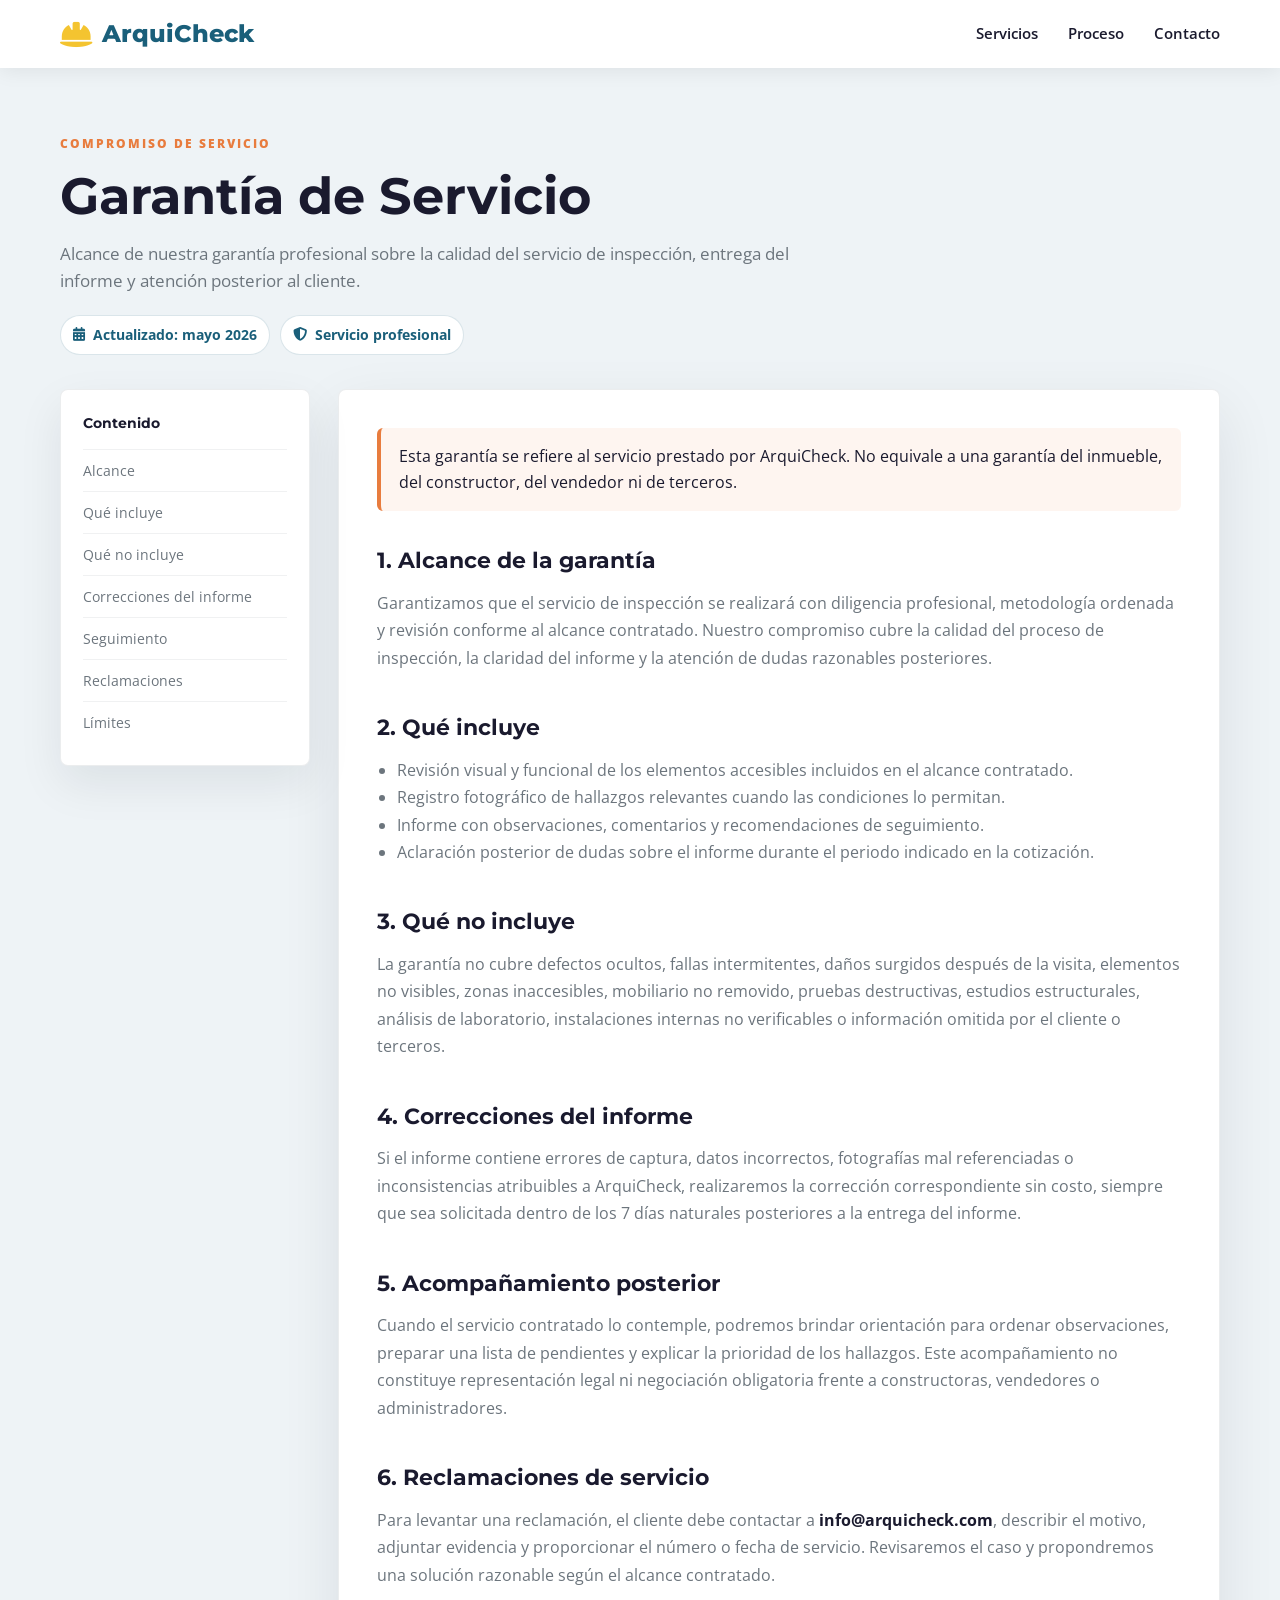
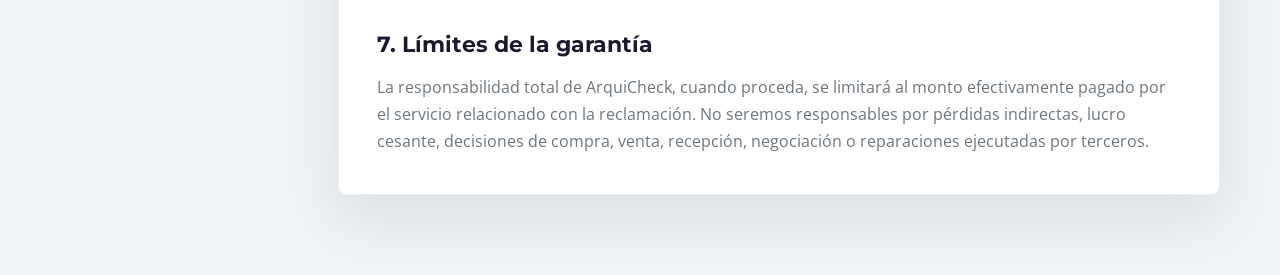
<file: garantia.html>
<!DOCTYPE html>
<html lang="es">
<head>
    <meta charset="UTF-8">
    <meta name="viewport" content="width=device-width, initial-scale=1.0">
    <title>Garantía de Servicio | ArquiCheck</title>
    <link rel="stylesheet" href="css/style.css">
    <link rel="preconnect" href="https://fonts.googleapis.com">
    <link rel="preconnect" href="https://fonts.gstatic.com" crossorigin>
    <link href="https://fonts.googleapis.com/css2?family=Montserrat:wght@300;400;600;700;800&family=Open+Sans:wght@400;600&display=swap" rel="stylesheet">
    <link rel="stylesheet" href="https://cdnjs.cloudflare.com/ajax/libs/font-awesome/6.4.0/css/all.min.css">
</head>
<body class="legal-body">
    <nav class="navbar legal-nav">
        <div class="container nav-container">
            <a class="logo" href="index.html#inicio">
                <i class="fas fa-hard-hat"></i>
                <span>ArquiCheck</span>
            </a>
            <ul class="nav-links">
                <li><a href="index.html#servicios">Servicios</a></li>
                <li><a href="index.html#proceso">Proceso</a></li>
                <li><a href="index.html#contacto">Contacto</a></li>
            </ul>
        </div>
    </nav>

    <main class="legal-page">
        <div class="container">
            <header class="legal-hero">
                <span class="legal-kicker">Compromiso de servicio</span>
                <h1>Garantía de Servicio</h1>
                <p>Alcance de nuestra garantía profesional sobre la calidad del servicio de inspección, entrega del informe y atención posterior al cliente.</p>
                <div class="legal-meta">
                    <span class="legal-pill"><i class="fas fa-calendar-alt"></i> Actualizado: mayo 2026</span>
                    <span class="legal-pill"><i class="fas fa-shield-alt"></i> Servicio profesional</span>
                </div>
            </header>

            <div class="legal-shell">
                <aside class="legal-toc">
                    <h2>Contenido</h2>
                    <a href="#alcance">Alcance</a>
                    <a href="#incluye">Qué incluye</a>
                    <a href="#no-incluye">Qué no incluye</a>
                    <a href="#reporte">Correcciones del informe</a>
                    <a href="#seguimiento">Seguimiento</a>
                    <a href="#reclamaciones">Reclamaciones</a>
                    <a href="#limites">Límites</a>
                </aside>

                <article class="legal-content">
                    <div class="legal-note">
                        Esta garantía se refiere al servicio prestado por ArquiCheck. No equivale a una garantía del inmueble, del constructor, del vendedor ni de terceros.
                    </div>

                    <section id="alcance">
                        <h2>1. Alcance de la garantía</h2>
                        <p>Garantizamos que el servicio de inspección se realizará con diligencia profesional, metodología ordenada y revisión conforme al alcance contratado. Nuestro compromiso cubre la calidad del proceso de inspección, la claridad del informe y la atención de dudas razonables posteriores.</p>
                    </section>

                    <section id="incluye">
                        <h2>2. Qué incluye</h2>
                        <ul>
                            <li>Revisión visual y funcional de los elementos accesibles incluidos en el alcance contratado.</li>
                            <li>Registro fotográfico de hallazgos relevantes cuando las condiciones lo permitan.</li>
                            <li>Informe con observaciones, comentarios y recomendaciones de seguimiento.</li>
                            <li>Aclaración posterior de dudas sobre el informe durante el periodo indicado en la cotización.</li>
                        </ul>
                    </section>

                    <section id="no-incluye">
                        <h2>3. Qué no incluye</h2>
                        <p>La garantía no cubre defectos ocultos, fallas intermitentes, daños surgidos después de la visita, elementos no visibles, zonas inaccesibles, mobiliario no removido, pruebas destructivas, estudios estructurales, análisis de laboratorio, instalaciones internas no verificables o información omitida por el cliente o terceros.</p>
                    </section>

                    <section id="reporte">
                        <h2>4. Correcciones del informe</h2>
                        <p>Si el informe contiene errores de captura, datos incorrectos, fotografías mal referenciadas o inconsistencias atribuibles a ArquiCheck, realizaremos la corrección correspondiente sin costo, siempre que sea solicitada dentro de los 7 días naturales posteriores a la entrega del informe.</p>
                    </section>

                    <section id="seguimiento">
                        <h2>5. Acompañamiento posterior</h2>
                        <p>Cuando el servicio contratado lo contemple, podremos brindar orientación para ordenar observaciones, preparar una lista de pendientes y explicar la prioridad de los hallazgos. Este acompañamiento no constituye representación legal ni negociación obligatoria frente a constructoras, vendedores o administradores.</p>
                    </section>

                    <section id="reclamaciones">
                        <h2>6. Reclamaciones de servicio</h2>
                        <p>Para levantar una reclamación, el cliente debe contactar a <strong>info@arquicheck.com</strong>, describir el motivo, adjuntar evidencia y proporcionar el número o fecha de servicio. Revisaremos el caso y propondremos una solución razonable según el alcance contratado.</p>
                    </section>

                    <section id="limites">
                        <h2>7. Límites de la garantía</h2>
                        <p>La responsabilidad total de ArquiCheck, cuando proceda, se limitará al monto efectivamente pagado por el servicio relacionado con la reclamación. No seremos responsables por pérdidas indirectas, lucro cesante, decisiones de compra, venta, recepción, negociación o reparaciones ejecutadas por terceros.</p>
                    </section>
                </article>
            </div>
        </div>
    </main>
</body>
</html>
</file>
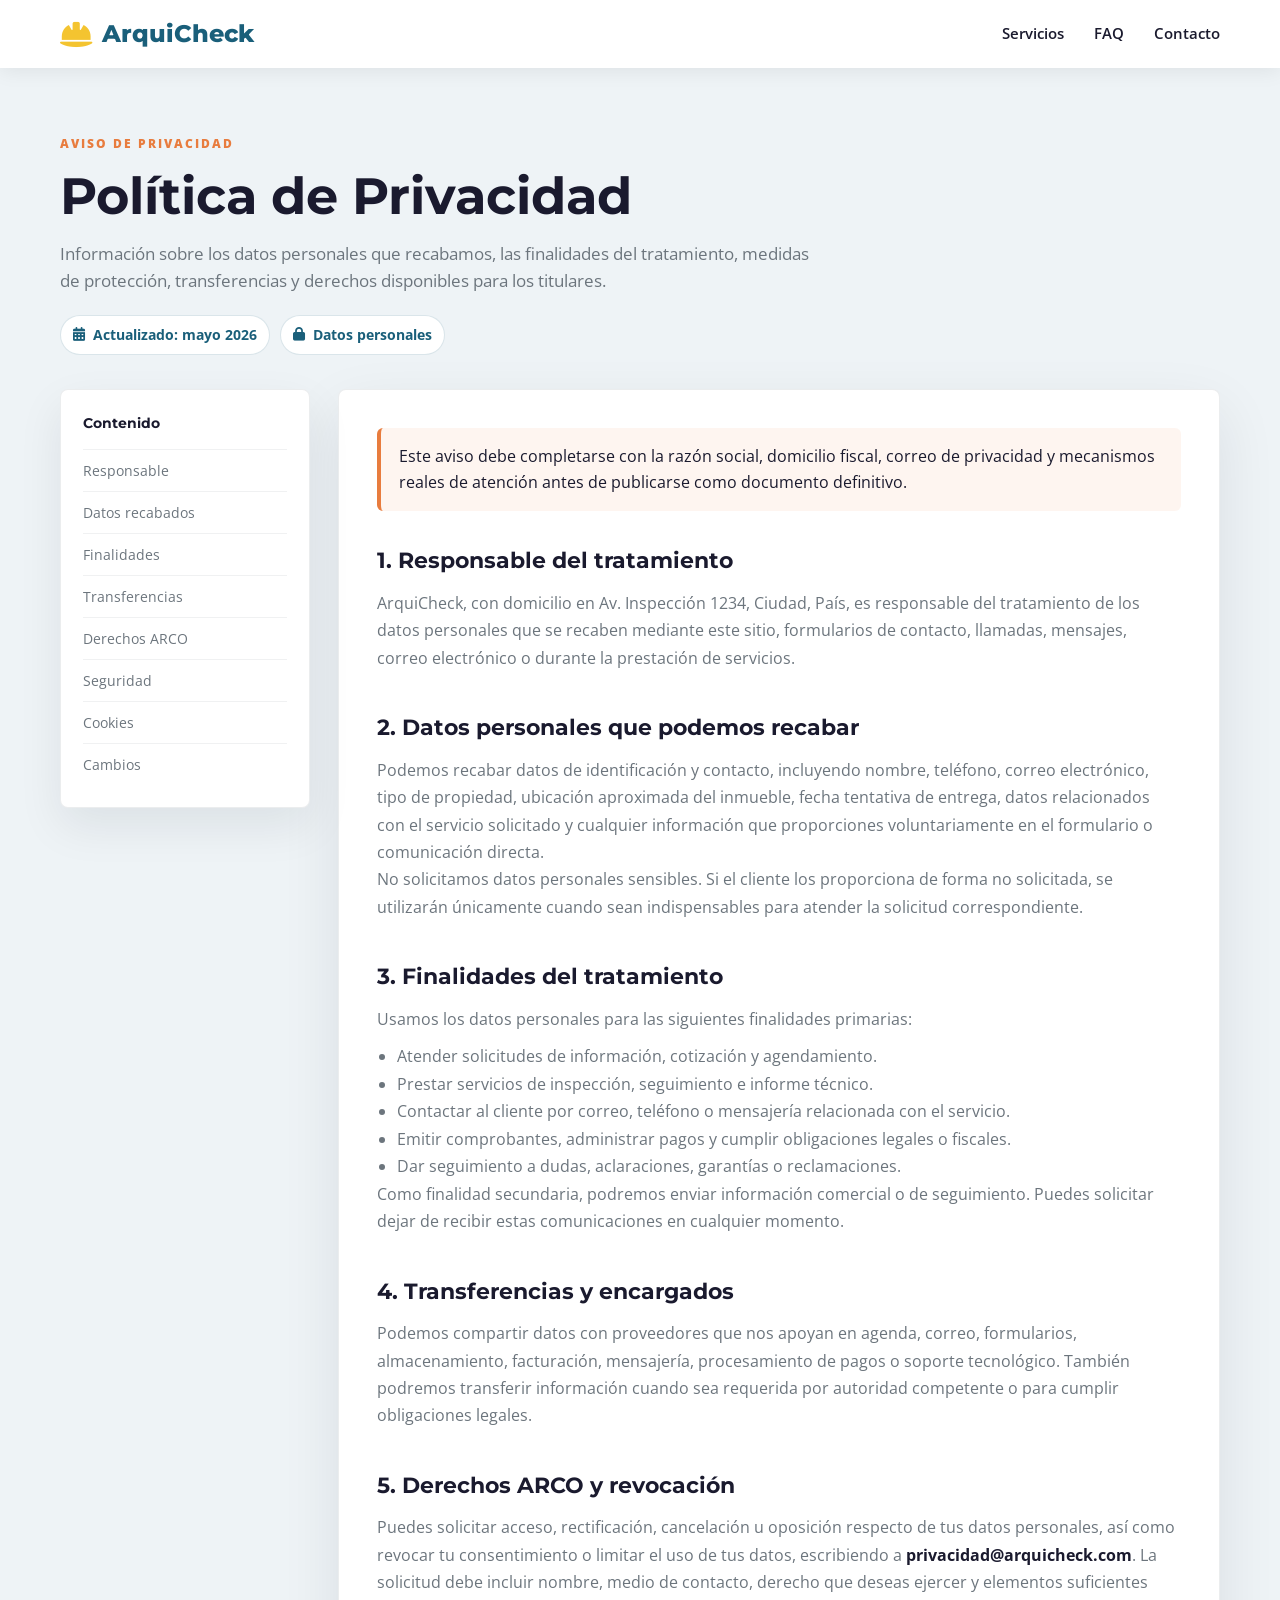
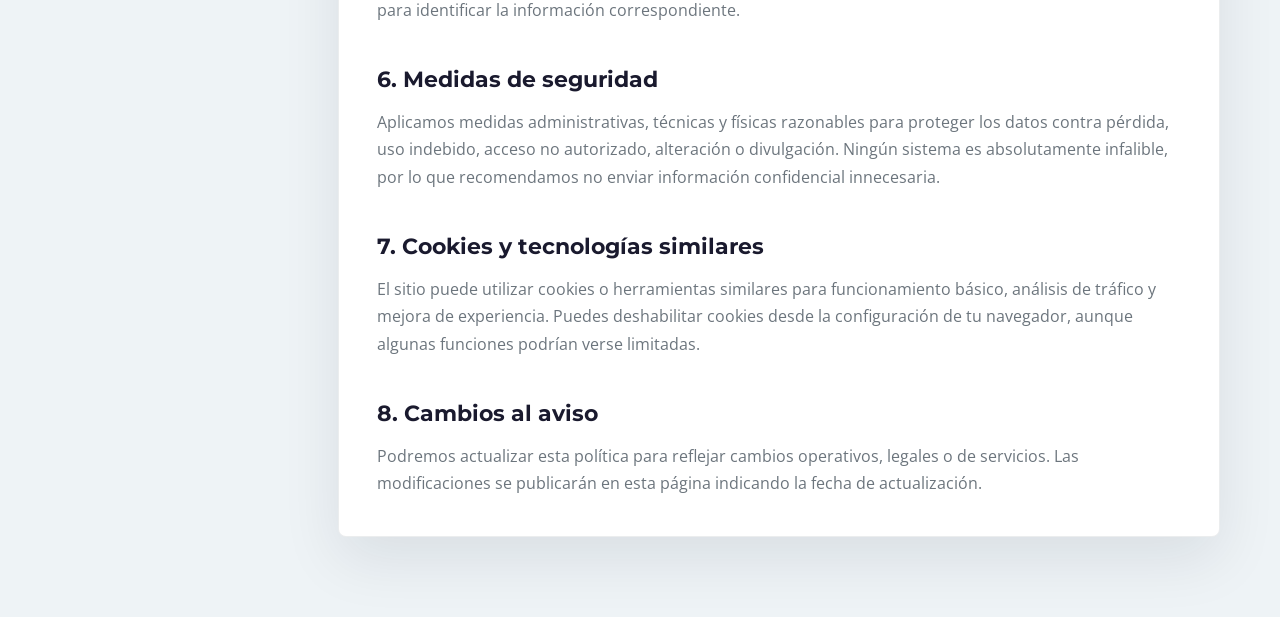
<file: privacidad.html>
<!DOCTYPE html>
<html lang="es">
<head>
    <meta charset="UTF-8">
    <meta name="viewport" content="width=device-width, initial-scale=1.0">
    <title>Política de Privacidad | ArquiCheck</title>
    <link rel="stylesheet" href="css/style.css">
    <link rel="preconnect" href="https://fonts.googleapis.com">
    <link rel="preconnect" href="https://fonts.gstatic.com" crossorigin>
    <link href="https://fonts.googleapis.com/css2?family=Montserrat:wght@300;400;600;700;800&family=Open+Sans:wght@400;600&display=swap" rel="stylesheet">
    <link rel="stylesheet" href="https://cdnjs.cloudflare.com/ajax/libs/font-awesome/6.4.0/css/all.min.css">
</head>
<body class="legal-body">
    <nav class="navbar legal-nav">
        <div class="container nav-container">
            <a class="logo" href="index.html#inicio">
                <i class="fas fa-hard-hat"></i>
                <span>ArquiCheck</span>
            </a>
            <ul class="nav-links">
                <li><a href="index.html#servicios">Servicios</a></li>
                <li><a href="index.html#faq">FAQ</a></li>
                <li><a href="index.html#contacto">Contacto</a></li>
            </ul>
        </div>
    </nav>

    <main class="legal-page">
        <div class="container">
            <header class="legal-hero">
                <span class="legal-kicker">Aviso de privacidad</span>
                <h1>Política de Privacidad</h1>
                <p>Información sobre los datos personales que recabamos, las finalidades del tratamiento, medidas de protección, transferencias y derechos disponibles para los titulares.</p>
                <div class="legal-meta">
                    <span class="legal-pill"><i class="fas fa-calendar-alt"></i> Actualizado: mayo 2026</span>
                    <span class="legal-pill"><i class="fas fa-lock"></i> Datos personales</span>
                </div>
            </header>

            <div class="legal-shell">
                <aside class="legal-toc">
                    <h2>Contenido</h2>
                    <a href="#responsable">Responsable</a>
                    <a href="#datos">Datos recabados</a>
                    <a href="#finalidades">Finalidades</a>
                    <a href="#transferencias">Transferencias</a>
                    <a href="#derechos">Derechos ARCO</a>
                    <a href="#seguridad">Seguridad</a>
                    <a href="#cookies">Cookies</a>
                    <a href="#cambios">Cambios</a>
                </aside>

                <article class="legal-content">
                    <div class="legal-note">
                        Este aviso debe completarse con la razón social, domicilio fiscal, correo de privacidad y mecanismos reales de atención antes de publicarse como documento definitivo.
                    </div>

                    <section id="responsable">
                        <h2>1. Responsable del tratamiento</h2>
                        <p>ArquiCheck, con domicilio en Av. Inspección 1234, Ciudad, País, es responsable del tratamiento de los datos personales que se recaben mediante este sitio, formularios de contacto, llamadas, mensajes, correo electrónico o durante la prestación de servicios.</p>
                    </section>

                    <section id="datos">
                        <h2>2. Datos personales que podemos recabar</h2>
                        <p>Podemos recabar datos de identificación y contacto, incluyendo nombre, teléfono, correo electrónico, tipo de propiedad, ubicación aproximada del inmueble, fecha tentativa de entrega, datos relacionados con el servicio solicitado y cualquier información que proporciones voluntariamente en el formulario o comunicación directa.</p>
                        <p>No solicitamos datos personales sensibles. Si el cliente los proporciona de forma no solicitada, se utilizarán únicamente cuando sean indispensables para atender la solicitud correspondiente.</p>
                    </section>

                    <section id="finalidades">
                        <h2>3. Finalidades del tratamiento</h2>
                        <p>Usamos los datos personales para las siguientes finalidades primarias:</p>
                        <ul>
                            <li>Atender solicitudes de información, cotización y agendamiento.</li>
                            <li>Prestar servicios de inspección, seguimiento e informe técnico.</li>
                            <li>Contactar al cliente por correo, teléfono o mensajería relacionada con el servicio.</li>
                            <li>Emitir comprobantes, administrar pagos y cumplir obligaciones legales o fiscales.</li>
                            <li>Dar seguimiento a dudas, aclaraciones, garantías o reclamaciones.</li>
                        </ul>
                        <p>Como finalidad secundaria, podremos enviar información comercial o de seguimiento. Puedes solicitar dejar de recibir estas comunicaciones en cualquier momento.</p>
                    </section>

                    <section id="transferencias">
                        <h2>4. Transferencias y encargados</h2>
                        <p>Podemos compartir datos con proveedores que nos apoyan en agenda, correo, formularios, almacenamiento, facturación, mensajería, procesamiento de pagos o soporte tecnológico. También podremos transferir información cuando sea requerida por autoridad competente o para cumplir obligaciones legales.</p>
                    </section>

                    <section id="derechos">
                        <h2>5. Derechos ARCO y revocación</h2>
                        <p>Puedes solicitar acceso, rectificación, cancelación u oposición respecto de tus datos personales, así como revocar tu consentimiento o limitar el uso de tus datos, escribiendo a <strong>privacidad@arquicheck.com</strong>. La solicitud debe incluir nombre, medio de contacto, derecho que deseas ejercer y elementos suficientes para identificar la información correspondiente.</p>
                    </section>

                    <section id="seguridad">
                        <h2>6. Medidas de seguridad</h2>
                        <p>Aplicamos medidas administrativas, técnicas y físicas razonables para proteger los datos contra pérdida, uso indebido, acceso no autorizado, alteración o divulgación. Ningún sistema es absolutamente infalible, por lo que recomendamos no enviar información confidencial innecesaria.</p>
                    </section>

                    <section id="cookies">
                        <h2>7. Cookies y tecnologías similares</h2>
                        <p>El sitio puede utilizar cookies o herramientas similares para funcionamiento básico, análisis de tráfico y mejora de experiencia. Puedes deshabilitar cookies desde la configuración de tu navegador, aunque algunas funciones podrían verse limitadas.</p>
                    </section>

                    <section id="cambios">
                        <h2>8. Cambios al aviso</h2>
                        <p>Podremos actualizar esta política para reflejar cambios operativos, legales o de servicios. Las modificaciones se publicarán en esta página indicando la fecha de actualización.</p>
                    </section>
                </article>
            </div>
        </div>
    </main>
</body>
</html>
</file>
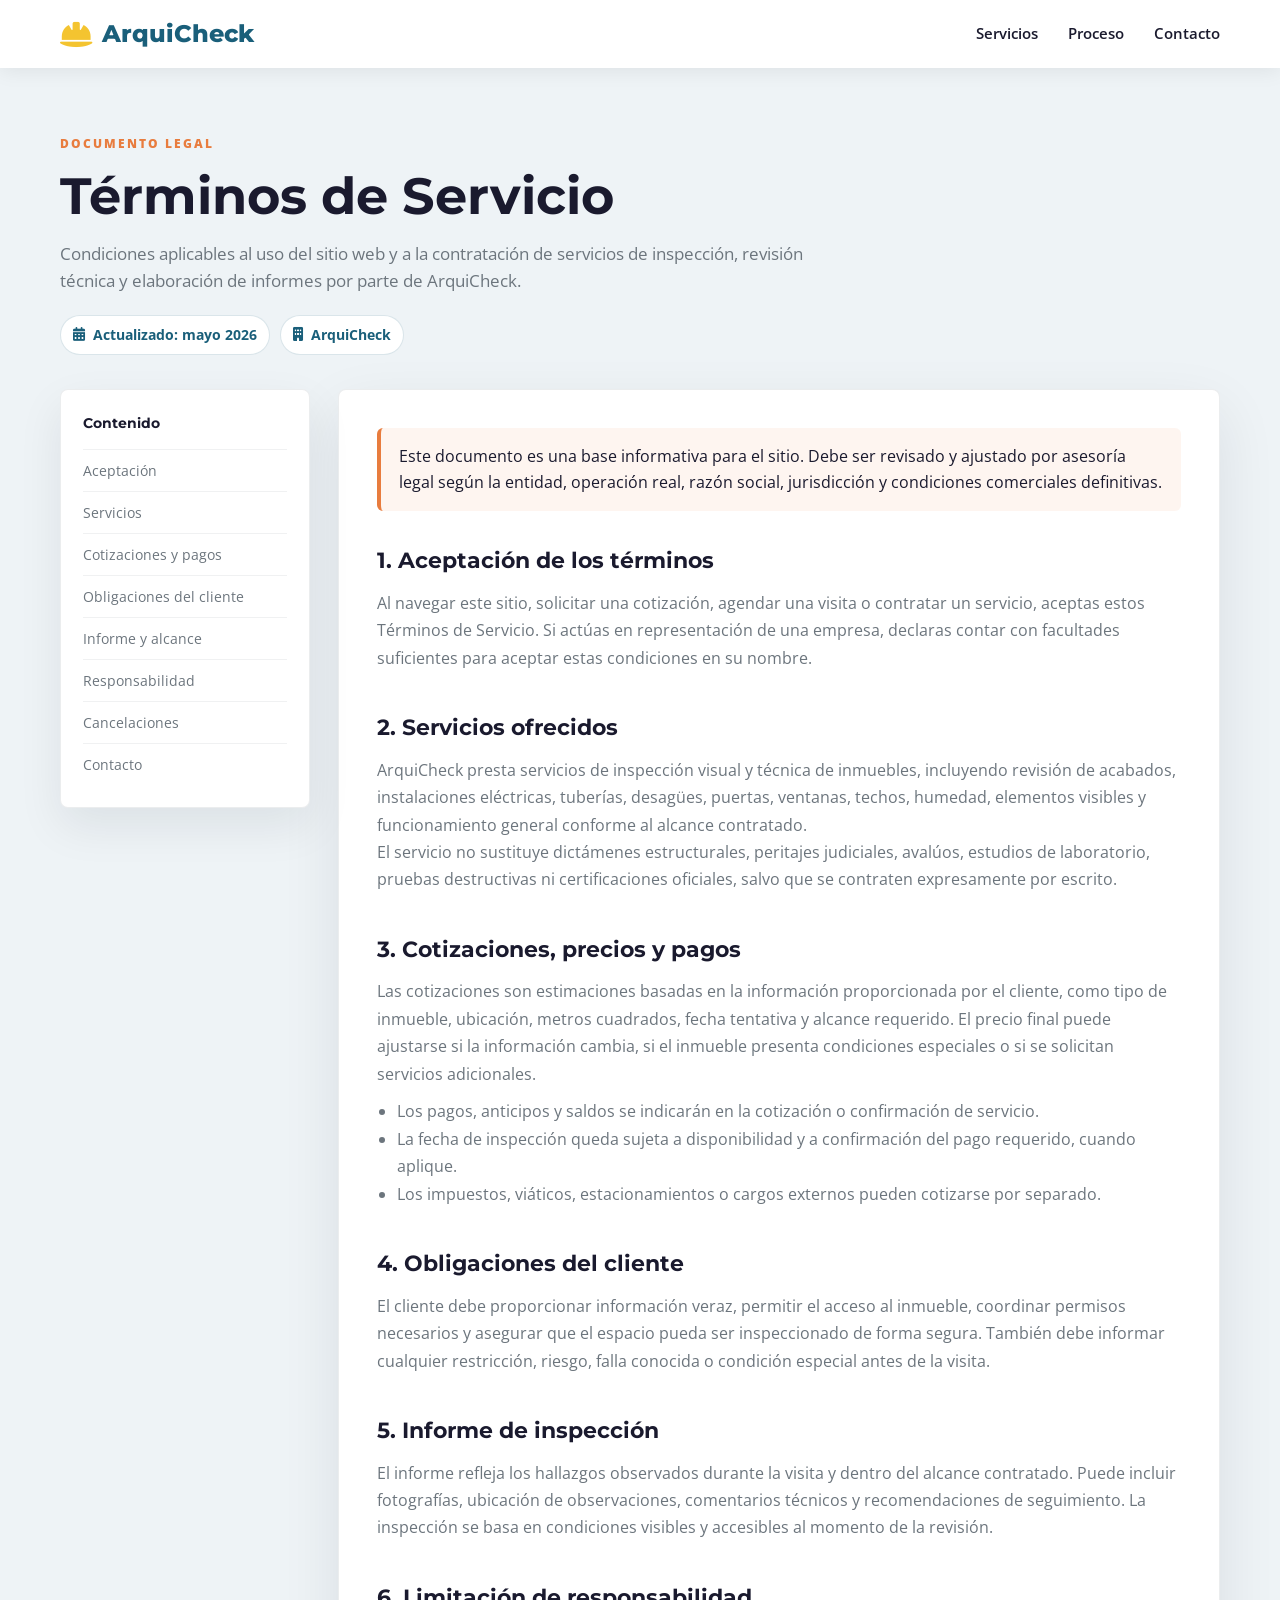
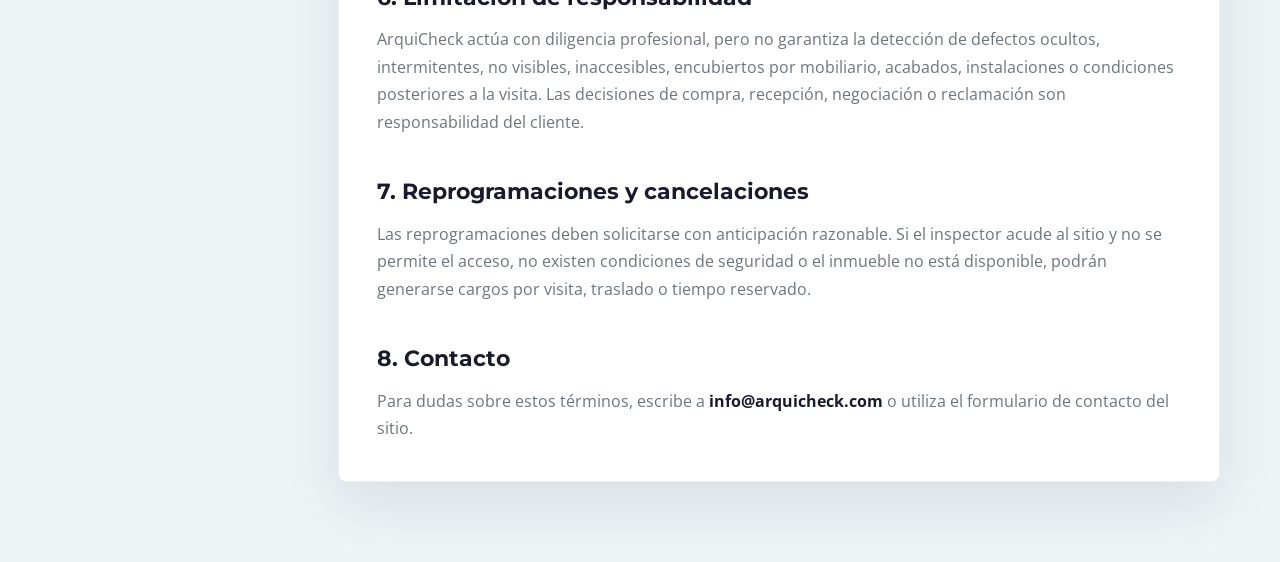
<file: terminos.html>
<!DOCTYPE html>
<html lang="es">
<head>
    <meta charset="UTF-8">
    <meta name="viewport" content="width=device-width, initial-scale=1.0">
    <title>Términos de Servicio | ArquiCheck</title>
    <link rel="stylesheet" href="css/style.css">
    <link rel="preconnect" href="https://fonts.googleapis.com">
    <link rel="preconnect" href="https://fonts.gstatic.com" crossorigin>
    <link href="https://fonts.googleapis.com/css2?family=Montserrat:wght@300;400;600;700;800&family=Open+Sans:wght@400;600&display=swap" rel="stylesheet">
    <link rel="stylesheet" href="https://cdnjs.cloudflare.com/ajax/libs/font-awesome/6.4.0/css/all.min.css">
</head>
<body class="legal-body">
    <nav class="navbar legal-nav">
        <div class="container nav-container">
            <a class="logo" href="index.html#inicio">
                <i class="fas fa-hard-hat"></i>
                <span>ArquiCheck</span>
            </a>
            <ul class="nav-links">
                <li><a href="index.html#servicios">Servicios</a></li>
                <li><a href="index.html#proceso">Proceso</a></li>
                <li><a href="index.html#contacto">Contacto</a></li>
            </ul>
        </div>
    </nav>

    <main class="legal-page">
        <div class="container">
            <header class="legal-hero">
                <span class="legal-kicker">Documento legal</span>
                <h1>Términos de Servicio</h1>
                <p>Condiciones aplicables al uso del sitio web y a la contratación de servicios de inspección, revisión técnica y elaboración de informes por parte de ArquiCheck.</p>
                <div class="legal-meta">
                    <span class="legal-pill"><i class="fas fa-calendar-alt"></i> Actualizado: mayo 2026</span>
                    <span class="legal-pill"><i class="fas fa-building"></i> ArquiCheck</span>
                </div>
            </header>

            <div class="legal-shell">
                <aside class="legal-toc">
                    <h2>Contenido</h2>
                    <a href="#aceptacion">Aceptación</a>
                    <a href="#servicios">Servicios</a>
                    <a href="#cotizaciones">Cotizaciones y pagos</a>
                    <a href="#cliente">Obligaciones del cliente</a>
                    <a href="#informe">Informe y alcance</a>
                    <a href="#responsabilidad">Responsabilidad</a>
                    <a href="#cancelaciones">Cancelaciones</a>
                    <a href="#contacto">Contacto</a>
                </aside>

                <article class="legal-content">
                    <div class="legal-note">
                        Este documento es una base informativa para el sitio. Debe ser revisado y ajustado por asesoría legal según la entidad, operación real, razón social, jurisdicción y condiciones comerciales definitivas.
                    </div>

                    <section id="aceptacion">
                        <h2>1. Aceptación de los términos</h2>
                        <p>Al navegar este sitio, solicitar una cotización, agendar una visita o contratar un servicio, aceptas estos Términos de Servicio. Si actúas en representación de una empresa, declaras contar con facultades suficientes para aceptar estas condiciones en su nombre.</p>
                    </section>

                    <section id="servicios">
                        <h2>2. Servicios ofrecidos</h2>
                        <p>ArquiCheck presta servicios de inspección visual y técnica de inmuebles, incluyendo revisión de acabados, instalaciones eléctricas, tuberías, desagües, puertas, ventanas, techos, humedad, elementos visibles y funcionamiento general conforme al alcance contratado.</p>
                        <p>El servicio no sustituye dictámenes estructurales, peritajes judiciales, avalúos, estudios de laboratorio, pruebas destructivas ni certificaciones oficiales, salvo que se contraten expresamente por escrito.</p>
                    </section>

                    <section id="cotizaciones">
                        <h2>3. Cotizaciones, precios y pagos</h2>
                        <p>Las cotizaciones son estimaciones basadas en la información proporcionada por el cliente, como tipo de inmueble, ubicación, metros cuadrados, fecha tentativa y alcance requerido. El precio final puede ajustarse si la información cambia, si el inmueble presenta condiciones especiales o si se solicitan servicios adicionales.</p>
                        <ul>
                            <li>Los pagos, anticipos y saldos se indicarán en la cotización o confirmación de servicio.</li>
                            <li>La fecha de inspección queda sujeta a disponibilidad y a confirmación del pago requerido, cuando aplique.</li>
                            <li>Los impuestos, viáticos, estacionamientos o cargos externos pueden cotizarse por separado.</li>
                        </ul>
                    </section>

                    <section id="cliente">
                        <h2>4. Obligaciones del cliente</h2>
                        <p>El cliente debe proporcionar información veraz, permitir el acceso al inmueble, coordinar permisos necesarios y asegurar que el espacio pueda ser inspeccionado de forma segura. También debe informar cualquier restricción, riesgo, falla conocida o condición especial antes de la visita.</p>
                    </section>

                    <section id="informe">
                        <h2>5. Informe de inspección</h2>
                        <p>El informe refleja los hallazgos observados durante la visita y dentro del alcance contratado. Puede incluir fotografías, ubicación de observaciones, comentarios técnicos y recomendaciones de seguimiento. La inspección se basa en condiciones visibles y accesibles al momento de la revisión.</p>
                    </section>

                    <section id="responsabilidad">
                        <h2>6. Limitación de responsabilidad</h2>
                        <p>ArquiCheck actúa con diligencia profesional, pero no garantiza la detección de defectos ocultos, intermitentes, no visibles, inaccesibles, encubiertos por mobiliario, acabados, instalaciones o condiciones posteriores a la visita. Las decisiones de compra, recepción, negociación o reclamación son responsabilidad del cliente.</p>
                    </section>

                    <section id="cancelaciones">
                        <h2>7. Reprogramaciones y cancelaciones</h2>
                        <p>Las reprogramaciones deben solicitarse con anticipación razonable. Si el inspector acude al sitio y no se permite el acceso, no existen condiciones de seguridad o el inmueble no está disponible, podrán generarse cargos por visita, traslado o tiempo reservado.</p>
                    </section>

                    <section id="contacto">
                        <h2>8. Contacto</h2>
                        <p>Para dudas sobre estos términos, escribe a <strong>info@arquicheck.com</strong> o utiliza el formulario de contacto del sitio.</p>
                    </section>
                </article>
            </div>
        </div>
    </main>
</body>
</html>
</file>
<file: css/style.css>
:root {
    --color-primary: #1a5f7a;
    --color-primary-dark: #134b61;
    --color-primary-light: #2d8fb5;
    --color-secondary: #e87c3e;
    --color-secondary-dark: #c5632e;
    --color-accent: #f4c430;
    --color-dark: #1a1a2e;
    --color-light: #f8f9fa;
    --color-gray: #6c757d;
    --color-success: #28a745;
    --font-heading: 'Montserrat', sans-serif;
    --font-body: 'Open Sans', sans-serif;
    --transition: all 0.3s ease;
    --shadow: 0 10px 40px rgba(0,0,0,0.1);
    --shadow-hover: 0 20px 60px rgba(0,0,0,0.15);
}

* {
    margin: 0;
    padding: 0;
    box-sizing: border-box;
}

html {
    scroll-behavior: smooth;
}

body {
    font-family: var(--font-body);
    color: var(--color-dark);
    line-height: 1.6;
    overflow-x: hidden;
}

.container {
    max-width: 1200px;
    margin: 0 auto;
    padding: 0 20px;
}

/* Navbar */
.navbar {
    position: fixed;
    top: 0;
    left: 0;
    width: 100%;
    z-index: 1000;
    padding: 15px 0;
    transition: var(--transition);
    background: transparent;
}

.navbar.scrolled {
    background: rgba(255,255,255,0.95);
    backdrop-filter: blur(10px);
    box-shadow: 0 2px 20px rgba(0,0,0,0.1);
    padding: 10px 0;
}

.nav-container {
    display: flex;
    justify-content: space-between;
    align-items: center;
}

.logo {
    display: flex;
    align-items: center;
    gap: 10px;
    font-family: var(--font-heading);
    font-weight: 800;
    font-size: 1.5rem;
    color: white;
    text-decoration: none;
}

.navbar.scrolled .logo {
    color: var(--color-primary);
}

.logo i {
    font-size: 1.8rem;
    color: var(--color-accent);
}

.nav-links {
    display: flex;
    list-style: none;
    gap: 30px;
}

.nav-links a {
    text-decoration: none;
    color: rgba(255,255,255,0.9);
    font-weight: 600;
    font-size: 0.95rem;
    transition: var(--transition);
    position: relative;
}

.navbar.scrolled .nav-links a {
    color: var(--color-dark);
}

.nav-links a::after {
    content: '';
    position: absolute;
    bottom: -5px;
    left: 0;
    width: 0;
    height: 2px;
    background: var(--color-secondary);
    transition: var(--transition);
}

.nav-links a:hover::after,
.nav-links a.active::after {
    width: 100%;
}

.hamburger {
    display: none;
    flex-direction: column;
    gap: 5px;
    cursor: pointer;
}

.hamburger span {
    width: 25px;
    height: 3px;
    background: white;
    transition: var(--transition);
    border-radius: 3px;
}

.navbar.scrolled .hamburger span {
    background: var(--color-dark);
}

/* Hero */
.hero {
    min-height: 100vh;
    display: flex;
    align-items: center;
    position: relative;
    background: linear-gradient(135deg, var(--color-primary) 0%, var(--color-dark) 100%);
    overflow: hidden;
    padding-top: 80px;
}

.hero-bg {
    position: absolute;
    top: 0;
    left: 0;
    width: 100%;
    height: 100%;
    overflow: hidden;
}

.grid-overlay {
    position: absolute;
    top: 0;
    left: 0;
    width: 100%;
    height: 100%;
    background-image: 
        linear-gradient(rgba(255,255,255,0.03) 1px, transparent 1px),
        linear-gradient(90deg, rgba(255,255,255,0.03) 1px, transparent 1px);
    background-size: 50px 50px;
    animation: gridMove 20s linear infinite;
}

@keyframes gridMove {
    0% { transform: translate(0, 0); }
    100% { transform: translate(50px, 50px); }
}

.floating-shapes .shape {
    position: absolute;
    border-radius: 50%;
    background: rgba(255,255,255,0.05);
}

.shape-1 { width: 300px; height: 300px; top: -100px; right: -50px; animation: float 8s ease-in-out infinite; }
.shape-2 { width: 200px; height: 200px; bottom: -50px; left: -50px; animation: float 10s ease-in-out infinite 1s; }
.shape-3 { width: 150px; height: 150px; top: 40%; right: 20%; animation: float 7s ease-in-out infinite 0.5s; }
.shape-4 { width: 100px; height: 100px; bottom: 20%; right: 10%; animation: float 9s ease-in-out infinite 2s; }

@keyframes float {
    0%, 100% { transform: translateY(0) rotate(0deg); }
    50% { transform: translateY(-30px) rotate(10deg); }
}

.hero-content {
    display: grid;
    grid-template-columns: 1fr 1fr;
    gap: 60px;
    align-items: center;
    position: relative;
    z-index: 2;
}

.badge {
    display: inline-flex;
    align-items: center;
    gap: 8px;
    background: rgba(255,255,255,0.1);
    backdrop-filter: blur(10px);
    padding: 8px 16px;
    border-radius: 50px;
    color: var(--color-accent);
    font-size: 0.85rem;
    font-weight: 600;
    margin-bottom: 20px;
    border: 1px solid rgba(255,255,255,0.1);
}

.hero-title {
    font-family: var(--font-heading);
    font-size: 3.5rem;
    font-weight: 800;
    color: white;
    line-height: 1.2;
    margin-bottom: 20px;
}

.hero-title .highlight {
    color: var(--color-accent);
    position: relative;
}

.hero-subtitle {
    color: rgba(255,255,255,0.8);
    font-size: 1.2rem;
    margin-bottom: 30px;
    max-width: 500px;
}

.hero-buttons {
    display: flex;
    gap: 15px;
    margin-bottom: 40px;
    flex-wrap: wrap;
}

.btn {
    display: inline-flex;
    align-items: center;
    gap: 10px;
    padding: 14px 30px;
    border-radius: 50px;
    text-decoration: none;
    font-weight: 600;
    font-size: 1rem;
    transition: var(--transition);
    border: none;
    cursor: pointer;
    font-family: var(--font-heading);
}

.btn-primary {
    background: var(--color-secondary);
    color: white;
    box-shadow: 0 4px 15px rgba(232, 124, 62, 0.4);
}

.btn-primary:hover {
    background: var(--color-secondary-dark);
    transform: translateY(-3px);
    box-shadow: 0 8px 25px rgba(232, 124, 62, 0.5);
}

.btn-secondary {
    background: rgba(255,255,255,0.1);
    color: white;
    border: 2px solid rgba(255,255,255,0.3);
    backdrop-filter: blur(10px);
}

.btn-secondary:hover {
    background: rgba(255,255,255,0.2);
    border-color: white;
    transform: translateY(-3px);
}

.hero-stats {
    display: flex;
    gap: 40px;
}

.stat {
    display: flex;
    flex-direction: column;
}

.stat-number {
    font-family: var(--font-heading);
    font-size: 2.5rem;
    font-weight: 800;
    color: white;
    line-height: 1;
}

.stat-suffix {
    font-family: var(--font-heading);
    font-size: 1.5rem;
    font-weight: 700;
    color: var(--color-accent);
    line-height: 1;
}

.stat-label {
    color: rgba(255,255,255,0.7);
    font-size: 0.85rem;
    margin-top: 5px;
}

/* Hero Visual - Building Inspection */
.hero-visual {
    display: flex;
    justify-content: center;
    align-items: center;
}

.inspection-scene {
    position: relative;
    width: 430px;
    height: 380px;
}

.building {
    position: absolute;
    width: 210px;
    height: 255px;
    left: 128px;
    bottom: 42px;
}

.building-base {
    width: 100%;
    height: 100%;
    background: rgba(255,255,255,0.1);
    border: 2px solid rgba(255,255,255,0.3);
    border-radius: 5px;
    display: flex;
    flex-direction: column;
    padding: 5px;
    gap: 5px;
    backdrop-filter: blur(5px);
    box-shadow: 0 24px 70px rgba(0,0,0,0.22);
}

.floor {
    flex: 1;
    display: flex;
    gap: 5px;
    align-items: center;
    justify-content: center;
    padding: 5px;
    background: rgba(255,255,255,0.05);
    border-radius: 3px;
}

.window {
    flex: 1;
    height: 80%;
    background: rgba(244, 196, 48, 0.3);
    border: 1px solid rgba(244, 196, 48, 0.5);
    border-radius: 2px;
    animation: windowGlow 3s ease-in-out infinite;
    position: relative;
    overflow: hidden;
}

.door {
    width: 30%;
    height: 100%;
    background: rgba(255,255,255,0.2);
    border: 1px solid rgba(255,255,255,0.4);
    border-radius: 2px 2px 0 0;
    animation: doorOpen 4s ease-in-out infinite;
}

@keyframes windowGlow {
    0%, 100% { background: rgba(244, 196, 48, 0.3); }
    50% { background: rgba(244, 196, 48, 0.6); }
}

@keyframes doorOpen {
    0%, 100% { transform: perspective(100px) rotateY(0deg); }
    50% { transform: perspective(100px) rotateY(-30deg); }
}

.roof {
    position: absolute;
    top: -38px;
    left: 50%;
    transform: translateX(-50%);
    width: 0;
    height: 0;
    border-left: 116px solid transparent;
    border-right: 116px solid transparent;
    border-bottom: 42px solid rgba(255,255,255,0.16);
    filter: drop-shadow(0 14px 18px rgba(0,0,0,0.16));
}

.ladder {
    position: absolute;
    left: 80px;
    bottom: 38px;
    width: 34px;
    height: 252px;
    border-left: 5px solid rgba(255,255,255,0.72);
    border-right: 5px solid rgba(255,255,255,0.72);
    transform: rotate(9deg);
    transform-origin: bottom center;
    z-index: 5;
}

.ladder span {
    position: absolute;
    left: -2px;
    width: 28px;
    height: 4px;
    background: rgba(255,255,255,0.62);
    border-radius: 3px;
}

.ladder span:nth-child(1) { top: 34px; }
.ladder span:nth-child(2) { top: 82px; }
.ladder span:nth-child(3) { top: 130px; }
.ladder span:nth-child(4) { top: 178px; }

.roof-inspector,
.clipboard-inspector,
.room-inspector {
    position: absolute;
    z-index: 6;
}

.roof-inspector {
    left: 72px;
    bottom: 145px;
    width: 42px;
    height: 86px;
    animation: climbRoof 5s ease-in-out infinite;
}

.clipboard-inspector {
    right: 14px;
    bottom: 54px;
    width: 58px;
    height: 108px;
    animation: clipboardNote 2.6s ease-in-out infinite;
}

.room-inspector {
    width: 22px;
    height: 38px;
    bottom: 4px;
}

.person-head {
    position: absolute;
    left: 50%;
    top: 13px;
    width: 17px;
    height: 17px;
    background: #f5d0b0;
    border-radius: 50%;
    transform: translateX(-50%);
}

.roof-inspector .helmet,
.clipboard-inspector .helmet,
.room-inspector .helmet {
    position: absolute;
    left: 50%;
    top: 4px;
    width: 24px;
    height: 12px;
    background: var(--color-accent);
    border-radius: 14px 14px 3px 3px;
    transform: translateX(-50%);
    z-index: 2;
}

.person-body {
    position: absolute;
    left: 50%;
    top: 30px;
    width: 24px;
    height: 34px;
    background: var(--color-secondary);
    border-radius: 8px 8px 4px 4px;
    transform: translateX(-50%);
}

.clipboard-inspector .person-body {
    background: var(--color-primary-light);
}

.room-inspector .helmet {
    top: 0;
    width: 13px;
    height: 7px;
}

.room-inspector .person-head {
    top: 3px;
    width: 9px;
    height: 9px;
}

.room-inspector .person-body {
    top: 13px;
    width: 13px;
    height: 19px;
    background: rgba(26, 95, 122, 0.94);
}

.person-leg,
.arm {
    position: absolute;
    background: rgba(255,255,255,0.78);
    border-radius: 5px;
}

.person-leg {
    top: 60px;
    width: 7px;
    height: 24px;
}

.leg-left { left: 12px; transform: rotate(8deg); }
.leg-right { right: 12px; transform: rotate(-8deg); }

.room-inspector .person-leg {
    top: 31px;
    width: 4px;
    height: 9px;
    background: rgba(255,255,255,0.72);
}

.room-inspector .leg-left { left: 8px; }
.room-inspector .leg-right { right: 8px; }

.room-inspector .arm {
    top: 14px;
    width: 3px;
    height: 14px;
    background: rgba(255,255,255,0.82);
}

.room-inspector .arm-left { left: 4px; }
.room-inspector .arm-right { right: 4px; }

.cable-tech {
    left: 30px;
    animation: inspectCables 3.2s ease-in-out infinite;
}

.bath-tech {
    left: 6px;
    animation: inspectBath 3.8s ease-in-out infinite;
}

.paint-tech {
    left: 6px;
    animation: inspectPaint 3.4s ease-in-out infinite;
}

.arm {
    top: 34px;
    width: 6px;
    height: 23px;
}

.arm-left { left: 7px; transform: rotate(20deg); }
.arm-right { right: 7px; transform: rotate(-25deg); }

.clipboard-inspector .arm {
    top: 36px;
    background: rgba(255,255,255,0.82);
    z-index: 2;
}

.clipboard-inspector .arm-left {
    left: 10px;
    transform: rotate(15deg);
}

.clipboard-inspector .arm-right {
    right: 5px;
    transform: rotate(-55deg);
}

.mini-clipboard {
    position: absolute;
    top: 29px;
    right: -4px;
    width: 25px;
    height: 34px;
    padding: 8px 4px 0;
    background: white;
    border-radius: 3px;
    box-shadow: 0 8px 18px rgba(0,0,0,0.22);
    transform: rotate(-8deg);
}

.mini-clipboard::before {
    content: '';
    position: absolute;
    top: 4px;
    left: 50%;
    width: 10px;
    height: 4px;
    background: var(--color-accent);
    border-radius: 3px;
    transform: translateX(-50%);
}

.mini-clipboard span {
    display: block;
    height: 2px;
    margin-bottom: 5px;
    background: var(--color-primary);
    border-radius: 2px;
}

.wire {
    position: absolute;
    height: 3px;
    background: var(--color-accent);
    border-radius: 3px;
    transform-origin: left center;
}

.wire-1 { width: 30px; left: 5px; top: 15px; transform: rotate(15deg); }
.wire-2 { width: 24px; left: 10px; top: 29px; transform: rotate(-12deg); background: var(--color-secondary); }
.wire-3 { width: 26px; left: 7px; top: 43px; transform: rotate(8deg); background: rgba(255,255,255,0.76); }

.sink-icon {
    position: absolute;
    right: 6px;
    bottom: 8px;
    width: 24px;
    height: 14px;
    border: 3px solid rgba(255,255,255,0.72);
    border-top: 0;
    border-radius: 0 0 14px 14px;
}

.sink-icon::before {
    content: '';
    position: absolute;
    left: 5px;
    top: -18px;
    width: 12px;
    height: 14px;
    border-top: 3px solid rgba(255,255,255,0.72);
    border-right: 3px solid rgba(255,255,255,0.72);
    border-radius: 0 8px 0 0;
}

.water-line {
    position: absolute;
    right: 16px;
    top: 30px;
    width: 3px;
    height: 16px;
    background: var(--color-primary-light);
    border-radius: 3px;
    animation: tinyWater 1.6s ease-in-out infinite;
}

.paint-roller {
    position: absolute;
    right: 9px;
    top: 15px;
    width: 23px;
    height: 8px;
    background: white;
    border-radius: 5px;
    animation: rollerMove 2.4s ease-in-out infinite;
}

.paint-roller::after {
    content: '';
    position: absolute;
    left: -6px;
    top: 6px;
    width: 12px;
    height: 3px;
    background: rgba(255,255,255,0.76);
    transform: rotate(90deg);
}

.paint-swatch {
    position: absolute;
    right: 8px;
    bottom: 9px;
    width: 27px;
    height: 27px;
    background: rgba(255,255,255,0.26);
    border-radius: 4px;
}

.magnifying-glass {
    position: absolute;
    top: 52%;
    right: 26px;
    width: 80px;
    height: 80px;
    animation: glassMove 5s ease-in-out infinite;
    z-index: 8;
}

.glass {
    width: 50px;
    height: 50px;
    border: 4px solid var(--color-accent);
    border-radius: 50%;
    background: rgba(244, 196, 48, 0.1);
    position: absolute;
    top: 0;
    left: 0;
}

.handle {
    width: 8px;
    height: 35px;
    background: var(--color-accent);
    position: absolute;
    bottom: -10px;
    right: 5px;
    transform: rotate(-45deg);
    border-radius: 4px;
}

@keyframes glassMove {
    0%, 100% { transform: translate(0, 0); }
    25% { transform: translate(-22px, -34px); }
    50% { transform: translate(-58px, -4px); }
    75% { transform: translate(-20px, 30px); }
}

@keyframes climbRoof {
    0%, 100% { transform: translate(0, 38px); }
    45% { transform: translate(12px, -18px); }
    72% { transform: translate(22px, -70px); }
}

@keyframes clipboardNote {
    0%, 100% { transform: translateY(0); }
    50% { transform: translateY(-8px); }
}

@keyframes inspectCables {
    0%, 100% { transform: translateX(0); }
    50% { transform: translateX(-10px); }
}

@keyframes inspectBath {
    0%, 100% { transform: translateY(0); }
    50% { transform: translateY(4px); }
}

@keyframes inspectPaint {
    0%, 100% { transform: translateX(0); }
    50% { transform: translateX(16px); }
}

@keyframes tinyWater {
    0%, 100% { height: 4px; opacity: 0.4; }
    50% { height: 16px; opacity: 1; }
}

@keyframes rollerMove {
    0%, 100% { transform: translateY(0); }
    50% { transform: translateY(26px); }
}

.checkmarks {
    position: absolute;
    width: 100%;
    height: 100%;
    top: 0;
    left: 0;
    pointer-events: none;
}

.checkmark {
    position: absolute;
    width: 24px;
    height: 24px;
    background: var(--color-success);
    border-radius: 50%;
    display: flex;
    align-items: center;
    justify-content: center;
    color: white;
    font-size: 12px;
    opacity: 0;
    animation: checkAppear 3s ease-in-out infinite;
}

.check-1 { top: 20%; left: 10%; animation-delay: 0s; }
.check-2 { top: 50%; right: 5%; animation-delay: 1s; }
.check-3 { bottom: 20%; left: 20%; animation-delay: 2s; }

@keyframes checkAppear {
    0%, 100% { opacity: 0; transform: scale(0); }
    50% { opacity: 1; transform: scale(1); }
}

.scan-line {
    position: absolute;
    top: 82px;
    left: 128px;
    width: 210px;
    height: 3px;
    background: linear-gradient(90deg, transparent, var(--color-secondary), transparent);
    animation: scanMove 3s linear infinite;
    opacity: 0.6;
    z-index: 4;
}

@keyframes scanMove {
    0% { transform: translateY(0); }
    100% { transform: translateY(255px); }
}

.scroll-indicator {
    position: absolute;
    bottom: 30px;
    left: 50%;
    transform: translateX(-50%);
    display: flex;
    flex-direction: column;
    align-items: center;
    gap: 10px;
    color: rgba(255,255,255,0.6);
    font-size: 0.8rem;
    animation: bounce 2s infinite;
}

.mouse {
    width: 24px;
    height: 38px;
    border: 2px solid rgba(255,255,255,0.5);
    border-radius: 12px;
    position: relative;
}

.wheel {
    width: 4px;
    height: 8px;
    background: rgba(255,255,255,0.7);
    border-radius: 2px;
    position: absolute;
    top: 8px;
    left: 50%;
    transform: translateX(-50%);
    animation: wheelScroll 1.5s infinite;
}

@keyframes wheelScroll {
    0% { opacity: 1; top: 8px; }
    100% { opacity: 0; top: 20px; }
}

@keyframes bounce {
    0%, 100% { transform: translateX(-50%) translateY(0); }
    50% { transform: translateX(-50%) translateY(10px); }
}

/* Section Common */
.section-header {
    text-align: center;
    margin-bottom: 60px;
}

.section-header.light .section-tag,
.section-header.light .section-title,
.section-header.light .section-desc {
    color: white;
}

.section-tag {
    display: inline-block;
    color: var(--color-secondary);
    font-weight: 700;
    font-size: 0.85rem;
    text-transform: uppercase;
    letter-spacing: 2px;
    margin-bottom: 10px;
}

.section-title {
    font-family: var(--font-heading);
    font-size: 2.5rem;
    font-weight: 800;
    color: var(--color-dark);
    margin-bottom: 15px;
}

.section-desc {
    color: var(--color-gray);
    font-size: 1.1rem;
    max-width: 600px;
    margin: 0 auto;
}

/* Servicios */
.servicios {
    padding: 54px 0;
    background: linear-gradient(180deg, #f8fafc 0%, #eef3f6 100%);
}

.servicios .section-header {
    margin-bottom: 28px;
}

.servicios .section-title {
    margin-bottom: 10px;
}

.servicios .section-desc {
    font-size: 0.98rem;
    max-width: 620px;
    line-height: 1.45;
}

.servicios-grid {
    display: grid;
    grid-template-columns: repeat(4, minmax(0, 1fr));
    gap: 20px;
}

.servicio-card {
    min-height: 250px;
    background: var(--color-dark);
    border-radius: 8px;
    padding: 20px;
    box-shadow: 0 24px 60px rgba(10, 25, 41, 0.14);
    transition: var(--transition);
    border: 0;
    position: relative;
    overflow: hidden;
    display: flex;
    flex-direction: column;
    justify-content: flex-end;
    isolation: isolate;
    outline: none;
}

.servicio-card::before {
    content: '';
    position: absolute;
    inset: 0;
    width: 100%;
    height: 100%;
    background: linear-gradient(180deg, rgba(10, 25, 41, 0.04) 0%, rgba(10, 25, 41, 0.22) 38%, rgba(10, 25, 41, 0.88) 100%);
    z-index: -1;
    transition: opacity 0.35s ease;
}

.servicio-card::after {
    content: '';
    position: absolute;
    inset: 14px;
    border: 1px solid rgba(255,255,255,0.24);
    border-radius: 6px;
    opacity: 0;
    transform: scale(0.96);
    transition: var(--transition);
    pointer-events: none;
}

.servicio-card:hover,
.servicio-card:focus,
.servicio-card:focus-visible {
    transform: translateY(-6px);
    box-shadow: 0 32px 80px rgba(10, 25, 41, 0.22);
}

.servicio-card:hover::before,
.servicio-card:focus::before,
.servicio-card:focus-visible::before {
    opacity: 0.96;
}

.servicio-card:hover::after,
.servicio-card:focus::after,
.servicio-card:focus-visible::after {
    opacity: 1;
    transform: scale(1);
}

.servicio-media {
    position: absolute;
    inset: 0;
    width: 100%;
    height: 100%;
    margin: 0;
    border-radius: 8px;
    overflow: hidden;
    background: linear-gradient(135deg, var(--color-primary), var(--color-secondary));
    z-index: -2;
}

.servicio-media::after {
    content: '';
    position: absolute;
    inset: 0;
    background: linear-gradient(135deg, rgba(26, 95, 122, 0.12), rgba(232, 124, 62, 0.16));
    mix-blend-mode: multiply;
}

.servicio-media img {
    width: 100%;
    height: 100%;
    display: block;
    object-fit: cover;
    transition: transform 0.55s ease, filter 0.35s ease;
}

.servicio-card:hover .servicio-media img,
.servicio-card:focus .servicio-media img,
.servicio-card:focus-visible .servicio-media img {
    transform: scale(1.08);
    filter: saturate(1.05) contrast(1.04);
}

.servicio-card h3 {
    font-family: var(--font-heading);
    font-size: 1.18rem;
    font-weight: 700;
    color: white;
    margin-bottom: 9px;
    line-height: 1.2;
    position: relative;
    z-index: 2;
    text-shadow: 0 8px 22px rgba(0,0,0,0.36);
    transition: transform 0.35s ease;
}

.servicio-card > p {
    color: rgba(255,255,255,0.84);
    font-size: 0.82rem;
    margin-bottom: 0;
    line-height: 1.45;
    display: -webkit-box;
    -webkit-box-orient: vertical;
    -webkit-line-clamp: 3;
    overflow: hidden;
    position: relative;
    z-index: 2;
    transition: opacity 0.25s ease, transform 0.35s ease;
}

.servicio-card:hover h3,
.servicio-card:focus h3,
.servicio-card:focus-visible h3 {
    transform: translateY(-78px);
}

.servicio-card:hover > p,
.servicio-card:focus > p,
.servicio-card:focus-visible > p {
    opacity: 0;
    transform: translateY(-16px);
}

.checklist {
    list-style: none;
    display: grid;
    grid-template-columns: repeat(2, minmax(0, 1fr));
    gap: 8px 10px;
    position: absolute;
    left: 16px;
    right: 16px;
    bottom: 16px;
    z-index: 3;
    padding: 14px;
    border-radius: 8px;
    background: rgba(255,255,255,0.88);
    backdrop-filter: blur(14px);
    box-shadow: 0 18px 45px rgba(10, 25, 41, 0.22);
    opacity: 0;
    transform: translateY(18px);
    transition: opacity 0.28s ease, transform 0.35s ease;
    pointer-events: none;
}

.servicio-card:hover .checklist,
.servicio-card:focus .checklist,
.servicio-card:focus-visible .checklist {
    opacity: 1;
    transform: translateY(0);
}

.checklist li {
    display: flex;
    align-items: flex-start;
    gap: 6px;
    color: var(--color-dark);
    font-size: 0.72rem;
    line-height: 1.25;
    margin-bottom: 0;
}

.checklist i {
    color: var(--color-success);
    font-size: 0.76rem;
    margin-top: 2px;
}

/* === ANIMACIONES POR SERVICIO === */

/* 1. Pisos - Nivel de burbuja */
.floor-animation .tile-grid {
    display: grid;
    grid-template-columns: repeat(3, 1fr);
    gap: 3px;
    width: 60px;
    height: 60px;
    position: absolute;
    top: 50%;
    left: 50%;
    transform: translate(-50%, -50%);
}

.floor-animation .tile {
    background: var(--color-primary);
    border-radius: 2px;
    opacity: 0.8;
}

.floor-animation .tile.center {
    background: var(--color-secondary);
}

.level-bubble {
    position: absolute;
    width: 30px;
    height: 30px;
    border: 2px solid var(--color-dark);
    border-radius: 50%;
    top: 10px;
    right: 0;
    background: rgba(255,255,255,0.8);
    overflow: hidden;
    animation: bubbleTilt 3s ease-in-out infinite;
}

.bubble-inner {
    width: 12px;
    height: 12px;
    background: var(--color-secondary);
    border-radius: 50%;
    position: absolute;
    top: 50%;
    left: 50%;
    transform: translate(-50%, -50%);
    animation: bubbleMove 3s ease-in-out infinite;
}

@keyframes bubbleTilt {
    0%, 100% { transform: rotate(-5deg); }
    50% { transform: rotate(5deg); }
}

@keyframes bubbleMove {
    0%, 100% { transform: translate(-60%, -50%); }
    50% { transform: translate(-40%, -50%); }
}

/* 2. Electricidad - Destellos */
.electric-animation .outlet {
    position: absolute;
    bottom: 10px;
    left: 50%;
    transform: translateX(-50%);
    width: 35px;
    height: 45px;
    background: var(--color-dark);
    border-radius: 5px;
    display: flex;
    align-items: center;
    justify-content: center;
}

.electric-animation .socket {
    width: 20px;
    height: 25px;
    background: var(--color-gray);
    border-radius: 3px;
    position: relative;
}

.electric-animation .socket::before,
.electric-animation .socket::after {
    content: '';
    position: absolute;
    width: 4px;
    height: 8px;
    background: var(--color-dark);
    top: 5px;
}

.electric-animation .socket::before { left: 4px; }
.electric-animation .socket::after { right: 4px; }

.electric-animation .plug {
    position: absolute;
    top: 0;
    left: 50%;
    transform: translateX(-50%);
    width: 30px;
    height: 25px;
    background: var(--color-primary);
    border-radius: 5px 5px 0 0;
    animation: plugInsert 2s ease-in-out infinite;
}

.electric-animation .prongs {
    position: absolute;
    bottom: -8px;
    left: 50%;
    transform: translateX(-50%);
    width: 20px;
    height: 10px;
    display: flex;
    justify-content: space-between;
    padding: 0 3px;
}

.electric-animation .prongs::before,
.electric-animation .prongs::after {
    content: '';
    width: 4px;
    height: 10px;
    background: var(--color-accent);
    border-radius: 2px;
}

@keyframes plugInsert {
    0%, 100% { transform: translateX(-50%) translateY(0); }
    50% { transform: translateX(-50%) translateY(15px); }
}

.sparkles {
    position: absolute;
    top: 0;
    left: 50%;
    transform: translateX(-50%);
    width: 40px;
    height: 40px;
}

.spark {
    position: absolute;
    width: 6px;
    height: 6px;
    background: var(--color-accent);
    border-radius: 50%;
    opacity: 0;
}

.spark-1 { top: 10px; left: 0; animation: spark 2s ease-in-out infinite 0.5s; }
.spark-2 { top: 0; left: 50%; animation: spark 2s ease-in-out infinite 0.8s; }
.spark-3 { top: 10px; right: 0; animation: spark 2s ease-in-out infinite 1.1s; }

@keyframes spark {
    0%, 100% { opacity: 0; transform: scale(0); }
    50% { opacity: 1; transform: scale(1.5); }
}

/* 3. Tuberías - Flujo de agua */
.pipe-animation .pipe-system {
    position: absolute;
    top: 50%;
    left: 50%;
    transform: translate(-50%, -50%);
    width: 50px;
    height: 50px;
}

.pipe-animation .pipe {
    background: var(--color-primary);
    border-radius: 4px;
    position: absolute;
}

.pipe-h {
    width: 40px;
    height: 8px;
    top: 50%;
    left: 0;
    transform: translateY(-50%);
}

.pipe-v {
    width: 8px;
    height: 40px;
    top: 0;
    right: 5px;
}

.pipe-connector {
    width: 16px;
    height: 16px;
    background: var(--color-primary-light);
    border-radius: 50%;
    position: absolute;
    top: 50%;
    right: 1px;
    transform: translateY(-50%);
}

.water-drop {
    position: absolute;
    bottom: 5px;
    right: 15px;
    width: 8px;
    height: 12px;
    background: var(--color-secondary);
    border-radius: 50% 50% 50% 50% / 60% 60% 40% 40%;
    animation: waterDrop 2s ease-in-out infinite;
}

@keyframes waterDrop {
    0%, 100% { transform: translateY(0) scale(1); opacity: 1; }
    50% { transform: translateY(15px) scale(0.8); opacity: 0.5; }
    100% { transform: translateY(20px); opacity: 0; }
}

.water-flow {
    position: absolute;
    top: 0;
    right: 6px;
    width: 6px;
    height: 100%;
}

.flow-particle {
    position: absolute;
    width: 4px;
    height: 4px;
    background: var(--color-secondary);
    border-radius: 50%;
    opacity: 0;
}

.flow-particle.p1 { animation: flowDown 1.5s linear infinite; }
.flow-particle.p2 { animation: flowDown 1.5s linear infinite 0.5s; }
.flow-particle.p3 { animation: flowDown 1.5s linear infinite 1s; }

@keyframes flowDown {
    0% { top: 0; opacity: 1; }
    100% { top: 100%; opacity: 0; }
}

/* 4. Redes - Paquetes de datos */
.network-animation .network-box {
    position: absolute;
    bottom: 15px;
    left: 50%;
    transform: translateX(-50%);
    width: 40px;
    height: 30px;
    background: var(--color-dark);
    border-radius: 4px;
    display: flex;
    align-items: center;
    justify-content: center;
    gap: 5px;
}

.network-animation .port {
    width: 8px;
    height: 8px;
    background: var(--color-gray);
    border-radius: 1px;
}

.network-animation .cable {
    position: absolute;
    top: 0;
    left: 50%;
    transform: translateX(-50%);
    width: 25px;
    height: 35px;
    animation: cablePlug 2s ease-in-out infinite;
}

.network-animation .cable-end {
    width: 18px;
    height: 20px;
    background: var(--color-primary);
    border-radius: 3px;
    position: absolute;
    bottom: 0;
    left: 50%;
    transform: translateX(-50%);
}

.network-animation .cable-end::after {
    content: '';
    position: absolute;
    bottom: -8px;
    left: 50%;
    transform: translateX(-50%);
    width: 10px;
    height: 10px;
    background: var(--color-accent);
    border-radius: 2px;
}

@keyframes cablePlug {
    0%, 100% { transform: translateX(-50%) translateY(0); }
    50% { transform: translateX(-50%) translateY(10px); }
}

.data-packets {
    position: absolute;
    top: 50%;
    left: 50%;
    transform: translate(-50%, -50%);
    width: 60px;
    height: 20px;
}

.packet {
    position: absolute;
    width: 8px;
    height: 8px;
    background: var(--color-accent);
    border-radius: 2px;
    opacity: 0;
}

.packet.pkt-1 { left: 0; animation: dataMove 1.5s linear infinite; }
.packet.pkt-2 { left: 0; animation: dataMove 1.5s linear infinite 0.5s; }
.packet.pkt-3 { left: 0; animation: dataMove 1.5s linear infinite 1s; }

@keyframes dataMove {
    0% { left: 0; opacity: 1; }
    100% { left: 100%; opacity: 0; }
}

/* 5. Yeso - Alisado */
.wall-animation .wall-section {
    position: absolute;
    top: 50%;
    left: 50%;
    transform: translate(-50%, -50%);
    width: 50px;
    height: 50px;
    overflow: hidden;
    border-radius: 4px;
}

.wall-layer {
    position: absolute;
    width: 100%;
    height: 100%;
    border-radius: 4px;
}

.wall-layer.base {
    background: var(--color-gray);
    opacity: 0.5;
}

.wall-layer.finish {
    background: var(--color-primary-light);
    width: 0;
    animation: spreadFinish 3s ease-in-out infinite;
}

@keyframes spreadFinish {
    0%, 100% { width: 0; }
    50% { width: 100%; }
}

.trowel {
    position: absolute;
    right: 0;
    top: 50%;
    transform: translateY(-50%);
    width: 30px;
    height: 30px;
    animation: trowelMove 3s ease-in-out infinite;
}

.trowel .blade {
    width: 25px;
    height: 18px;
    background: var(--color-secondary);
    border-radius: 2px;
    position: absolute;
    top: 0;
    right: 0;
}

.trowel .handle-tool {
    width: 6px;
    height: 12px;
    background: var(--color-dark);
    position: absolute;
    bottom: 0;
    right: 10px;
}

@keyframes trowelMove {
    0%, 100% { transform: translateY(-50%) translateX(0); }
    50% { transform: translateY(-50%) translateX(-35px); }
}

/* 6. Puertas - Apertura */
.door-animation .door-frame {
    position: absolute;
    top: 50%;
    left: 50%;
    transform: translate(-50%, -50%);
    width: 45px;
    height: 55px;
    border: 3px solid var(--color-dark);
    border-radius: 3px 3px 0 0;
    background: rgba(0,0,0,0.05);
}

.door-panel {
    width: 100%;
    height: 100%;
    background: var(--color-primary);
    border-radius: 2px 2px 0 0;
    position: relative;
    transform-origin: left center;
    animation: doorSwing 3s ease-in-out infinite;
}

.door-knob {
    position: absolute;
    width: 6px;
    height: 6px;
    background: var(--color-accent);
    border-radius: 50%;
    top: 50%;
    right: 6px;
    transform: translateY(-50%);
}

@keyframes doorSwing {
    0%, 100% { transform: perspective(80px) rotateY(0deg); }
    50% { transform: perspective(80px) rotateY(-75deg); }
}

/* 7. Techos - Escaneo y gotas */
.roof-animation .ceiling {
    position: absolute;
    top: 20px;
    left: 50%;
    transform: translateX(-50%);
    width: 55px;
    display: flex;
    gap: 3px;
}

.ceiling-tile {
    flex: 1;
    height: 8px;
    background: var(--color-primary);
    border-radius: 2px;
    animation: tileCheck 2s ease-in-out infinite;
}

.ceiling-tile:nth-child(2) { animation-delay: 0.3s; }
.ceiling-tile:nth-child(3) { animation-delay: 0.6s; }

@keyframes tileCheck {
    0%, 100% { background: var(--color-primary); }
    50% { background: var(--color-secondary); }
}

.inspection-light {
    position: absolute;
    bottom: 10px;
    left: 50%;
    transform: translateX(-50%);
    width: 30px;
    height: 30px;
    background: var(--color-accent);
    border-radius: 50%;
    opacity: 0.3;
    animation: lightPulse 2s ease-in-out infinite;
}

@keyframes lightPulse {
    0%, 100% { opacity: 0.2; transform: translateX(-50%) scale(1); }
    50% { opacity: 0.5; transform: translateX(-50%) scale(1.2); }
}

.rain-drop {
    position: absolute;
    width: 4px;
    height: 8px;
    background: var(--color-secondary);
    border-radius: 50%;
    opacity: 0;
}

.rain-drop.rd-1 { top: 30px; left: 20px; animation: rainFall 2s ease-in infinite 0.5s; }
.rain-drop.rd-2 { top: 30px; right: 20px; animation: rainFall 2s ease-in infinite 1.2s; }

@keyframes rainFall {
    0% { opacity: 1; transform: translateY(0); }
    100% { opacity: 0; transform: translateY(40px); }
}

/* 8. Baños - Grifo y agua */
.bath-animation .sink {
    position: absolute;
    bottom: 10px;
    left: 50%;
    transform: translateX(-50%);
    width: 45px;
    height: 35px;
}

.bath-animation .basin {
    position: absolute;
    bottom: 0;
    left: 0;
    width: 100%;
    height: 20px;
    background: var(--color-primary-light);
    border-radius: 0 0 20px 20px;
    opacity: 0.6;
}

.bath-animation .faucet {
    position: absolute;
    top: 0;
    left: 50%;
    transform: translateX(-50%);
    width: 6px;
    height: 15px;
    background: var(--color-dark);
}

.bath-animation .faucet-neck {
    position: absolute;
    top: 0;
    left: 0;
    width: 15px;
    height: 6px;
    background: var(--color-dark);
    border-radius: 0 3px 3px 0;
}

.water-stream {
    position: absolute;
    top: 10px;
    left: calc(50% + 8px);
    width: 3px;
    height: 0;
    background: var(--color-secondary);
    border-radius: 2px;
    animation: waterFlow 2s ease-in-out infinite;
}

@keyframes waterFlow {
    0%, 100% { height: 0; opacity: 0; }
    50% { height: 20px; opacity: 0.8; }
}

/* Proceso */
.proceso {
    padding: 100px 0;
    background: linear-gradient(135deg, var(--color-primary-dark) 0%, var(--color-primary) 100%);
    position: relative;
    overflow: hidden;
}

.proceso::before {
    content: '';
    position: absolute;
    top: 0;
    left: 0;
    width: 100%;
    height: 100%;
    background: url("data:image/svg+xml,%3Csvg width='60' height='60' viewBox='0 0 60 60' xmlns='http://www.w3.org/2000/svg'%3E%3Cg fill='none' fill-rule='evenodd'%3E%3Cg fill='%23ffffff' fill-opacity='0.03'%3E%3Cpath d='M36 34v-4h-2v4h-4v2h4v4h2v-4h4v-2h-4zm0-30V0h-2v4h-4v2h4v4h2V6h4V4h-4zM6 34v-4H4v4H0v2h4v4h2v-4h4v-2H6zM6 4V0H4v4H0v2h4v4h2V6h4V4H6z'/%3E%3C/g%3E%3C/g%3E%3C/svg%3E");
    opacity: 0.5;
}

.proceso-steps {
    display: flex;
    align-items: stretch;
    justify-content: center;
    gap: 20px;
    flex-wrap: nowrap;
    position: relative;
    z-index: 1;
}

.step {
    flex: 1;
    min-width: 200px;
    max-width: 250px;
    min-height: 310px;
    text-align: center;
    padding: 30px 20px;
    background: rgba(255,255,255,0.1);
    backdrop-filter: blur(10px);
    border-radius: 20px;
    border: 1px solid rgba(255,255,255,0.1);
    transition: var(--transition);
    display: flex;
    flex-direction: column;
    justify-content: center;
    position: relative;
    overflow: hidden;
    opacity: 0;
    transform: translateX(90px);
}

.step::before {
    content: '';
    position: absolute;
    inset: 0;
    background: linear-gradient(135deg, rgba(255,255,255,0.18), rgba(232, 124, 62, 0.28));
    transform: scaleX(0);
    transform-origin: left;
    z-index: 0;
}

.step > * {
    position: relative;
    z-index: 1;
}

.process-active .step {
    animation: stepSlideIn 0.65s ease forwards;
}

.process-active .step::before {
    animation: stepFill 1.05s ease forwards;
}

.process-active .step[data-step="1"],
.process-active .step[data-step="1"]::before {
    animation-delay: 0s;
}

.process-active .step[data-step="2"] {
    animation-delay: 1.15s;
}

.process-active .step[data-step="2"]::before {
    animation-delay: 1.15s;
}

.process-active .step[data-step="3"] {
    animation-delay: 2.3s;
}

.process-active .step[data-step="3"]::before {
    animation-delay: 2.3s;
}

.process-active .step[data-step="4"] {
    animation-delay: 3.45s;
}

.process-active .step[data-step="4"]::before {
    animation-delay: 3.45s;
}

.step:hover {
    transform: translateY(-10px);
    background: rgba(255,255,255,0.15);
}

.step-number {
    font-family: var(--font-heading);
    font-size: 3rem;
    font-weight: 800;
    color: rgba(255,255,255,0.1);
    line-height: 1;
    margin-bottom: 10px;
}

.step-icon {
    width: 60px;
    height: 60px;
    background: var(--color-secondary);
    border-radius: 50%;
    display: flex;
    align-items: center;
    justify-content: center;
    margin: 0 auto 20px;
    font-size: 1.5rem;
    color: white;
    box-shadow: 0 4px 15px rgba(232, 124, 62, 0.4);
}

.step h3 {
    font-family: var(--font-heading);
    font-size: 1.2rem;
    font-weight: 700;
    color: white;
    margin-bottom: 10px;
}

.step p {
    color: rgba(255,255,255,0.8);
    font-size: 0.9rem;
    line-height: 1.55;
}

.step-arrow {
    color: var(--color-accent);
    font-size: 1.5rem;
    margin-top: 60px;
    opacity: 0;
    transform: translateX(18px);
}

.process-active .step-arrow {
    animation: arrowAppear 0.35s ease forwards, arrowPulse 2s ease-in-out infinite;
}

.process-active .step-arrow:nth-child(2) {
    animation-delay: 0.98s, 1.28s;
}

.process-active .step-arrow:nth-child(4) {
    animation-delay: 2.13s, 2.43s;
}

.process-active .step-arrow:nth-child(6) {
    animation-delay: 3.28s, 3.58s;
}

@keyframes stepSlideIn {
    0% {
        opacity: 0;
        transform: translateX(90px);
    }
    100% {
        opacity: 1;
        transform: translateX(0);
    }
}

@keyframes stepFill {
    0% {
        transform: scaleX(0);
    }
    100% {
        transform: scaleX(1);
    }
}

@keyframes arrowAppear {
    0% {
        opacity: 0;
        transform: translateX(18px);
    }
    100% {
        opacity: 0.85;
        transform: translateX(0);
    }
}

@keyframes arrowPulse {
    0%, 100% { transform: translateX(0); opacity: 0.7; }
    50% { transform: translateX(10px); opacity: 1; }
}

@media (prefers-reduced-motion: reduce) {
    .step,
    .step::before,
    .step-arrow {
        animation: none !important;
        opacity: 1;
        transform: none;
    }

    .step::before {
        transform: scaleX(1);
    }
}

/* Nosotros */
.nosotros {
    padding: 100px 0 84px;
    background: white;
}

.nosotros-content {
    display: grid;
    grid-template-columns: 1fr 1fr;
    gap: 60px;
    align-items: center;
}

.image-frame {
    position: relative;
    width: 100%;
    max-width: 400px;
    margin: 0 auto;
}

.inspector-illustration {
    width: 280px;
    height: 320px;
    margin: 0 auto;
    position: relative;
}

.inspector-body {
    position: relative;
    width: 100%;
    height: 100%;
}

.inspector-head {
    position: absolute;
    top: 20px;
    left: 50%;
    transform: translateX(-50%);
    width: 80px;
    height: 90px;
}

.helmet {
    position: absolute;
    top: 0;
    left: 50%;
    transform: translateX(-50%);
    width: 70px;
    height: 40px;
    background: var(--color-accent);
    border-radius: 35px 35px 0 0;
    z-index: 2;
}

.helmet-stripe {
    position: absolute;
    bottom: 8px;
    left: 0;
    width: 100%;
    height: 8px;
    background: var(--color-secondary);
}

.face {
    position: absolute;
    bottom: 0;
    left: 50%;
    transform: translateX(-50%);
    width: 50px;
    height: 55px;
    background: #f5d0b0;
    border-radius: 0 0 25px 25px;
}

.inspector-torso {
    position: absolute;
    top: 110px;
    left: 50%;
    transform: translateX(-50%);
    width: 100px;
    height: 120px;
    background: var(--color-primary);
    border-radius: 20px 20px 0 0;
}

.inspector-arm {
    position: absolute;
    top: 120px;
    width: 30px;
    height: 90px;
    border-radius: 15px;
}

.inspector-arm.left {
    left: 60px;
    background: var(--color-primary-dark);
    transform-origin: top center;
    animation: armWrite 3s ease-in-out infinite;
}

.inspector-arm.right {
    right: 60px;
    background: var(--color-primary-dark);
}

@keyframes armWrite {
    0%, 100% { transform: rotate(-10deg); }
    50% { transform: rotate(10deg); }
}

.clipboard {
    position: absolute;
    bottom: -10px;
    left: -20px;
    width: 40px;
    height: 50px;
    background: var(--color-dark);
    border-radius: 4px;
    transform: rotate(-15deg);
}

.clipboard .paper {
    position: absolute;
    top: 5px;
    left: 3px;
    width: 34px;
    height: 40px;
    background: white;
    border-radius: 2px;
}

.clipboard .paper::before {
    content: '';
    position: absolute;
    top: 8px;
    left: 5px;
    width: 24px;
    height: 3px;
    background: var(--color-gray);
    box-shadow: 0 8px 0 var(--color-gray), 0 16px 0 var(--color-gray);
}

.experience-badge {
    position: absolute;
    bottom: 20px;
    right: 0;
    background: var(--color-secondary);
    color: white;
    padding: 20px;
    border-radius: 20px;
    text-align: center;
    box-shadow: var(--shadow);
    animation: badgeFloat 3s ease-in-out infinite;
}

@keyframes badgeFloat {
    0%, 100% { transform: translateY(0); }
    50% { transform: translateY(-10px); }
}

.exp-number {
    display: block;
    font-family: var(--font-heading);
    font-size: 2rem;
    font-weight: 800;
    line-height: 1;
}

.exp-text {
    font-size: 0.8rem;
    line-height: 1.3;
}

.nosotros-text h2 {
    font-family: var(--font-heading);
    font-size: 2.2rem;
    font-weight: 800;
    color: var(--color-dark);
    margin-bottom: 20px;
}

.nosotros-text p {
    color: var(--color-gray);
    margin-bottom: 15px;
    line-height: 1.7;
}

.features {
    display: grid;
    grid-template-columns: 1fr 1fr;
    gap: 15px;
    margin-top: 30px;
}

.feature {
    display: flex;
    align-items: center;
    gap: 10px;
    font-weight: 600;
    font-size: 0.95rem;
    color: var(--color-dark);
}

.feature i {
    color: var(--color-secondary);
    font-size: 1.2rem;
}

/* FAQ */
.faq {
    position: relative;
    padding: 76px 0 90px;
    background: #eef3f6;
    box-shadow: inset 0 18px 40px rgba(10, 25, 41, 0.035);
}

.faq .section-header {
    margin-bottom: 36px;
}

.faq-grid {
    display: grid;
    grid-template-columns: repeat(3, minmax(0, 1fr));
    gap: 18px;
}

.faq-item {
    position: relative;
    min-height: 210px;
    padding: 26px;
    border-radius: 8px;
    background: rgba(255,255,255,0.92);
    border: 1px solid rgba(10, 25, 41, 0.1);
    box-shadow: 0 18px 45px rgba(10, 25, 41, 0.08);
    overflow: hidden;
}

.faq-item:first-child {
    grid-column: span 2;
    background: linear-gradient(135deg, var(--color-primary) 0%, var(--color-primary-dark) 100%);
    color: white;
}

.faq-item::after {
    content: '';
    position: absolute;
    right: -35px;
    bottom: -35px;
    width: 110px;
    height: 110px;
    border-radius: 50%;
    background: rgba(232, 124, 62, 0.14);
}

.faq-number {
    display: inline-flex;
    align-items: center;
    justify-content: center;
    width: 42px;
    height: 42px;
    margin-bottom: 20px;
    border-radius: 50%;
    background: rgba(26, 95, 122, 0.1);
    color: var(--color-primary);
    font-family: var(--font-heading);
    font-weight: 800;
    font-size: 0.85rem;
}

.faq-item:first-child .faq-number {
    background: rgba(255,255,255,0.16);
    color: white;
}

.faq-item h3 {
    position: relative;
    z-index: 1;
    font-family: var(--font-heading);
    font-size: 1.1rem;
    line-height: 1.28;
    color: var(--color-dark);
    margin-bottom: 12px;
}

.faq-item:first-child h3 {
    color: white;
    font-size: 1.35rem;
}

.faq-item p {
    position: relative;
    z-index: 1;
    color: var(--color-gray);
    font-size: 0.94rem;
    line-height: 1.6;
}

.faq-item:first-child p {
    color: rgba(255,255,255,0.86);
    max-width: 620px;
}

/* Contacto */
.contacto {
    padding: 100px 0;
    background: var(--color-light);
}

.contacto-grid {
    display: grid;
    grid-template-columns: 1.2fr 1fr;
    gap: 50px;
    align-items: start;
}

.contacto-form-wrapper {
    background: white;
    padding: 40px;
    border-radius: 20px;
    box-shadow: var(--shadow);
}

.contacto-form {
    display: flex;
    flex-direction: column;
    gap: 20px;
}

.form-row {
    display: grid;
    grid-template-columns: 1fr 1fr;
    gap: 20px;
}

.form-group {
    display: flex;
    flex-direction: column;
    gap: 8px;
}

.form-group label {
    font-weight: 600;
    font-size: 0.9rem;
    color: var(--color-dark);
}

.form-group input,
.form-group select,
.form-group textarea {
    padding: 12px 15px;
    border: 2px solid #e0e0e0;
    border-radius: 10px;
    font-family: var(--font-body);
    font-size: 1rem;
    transition: var(--transition);
    background: white;
}

.form-group input:focus,
.form-group select:focus,
.form-group textarea:focus {
    outline: none;
    border-color: var(--color-primary);
    box-shadow: 0 0 0 4px rgba(26, 95, 122, 0.1);
}

.btn-block {
    width: 100%;
    justify-content: center;
    margin-top: 10px;
}

.form-notice {
    display: flex;
    align-items: center;
    gap: 10px;
    padding: 12px 15px;
    background: rgba(26, 95, 122, 0.08);
    border: 1px solid rgba(26, 95, 122, 0.15);
    border-radius: 10px;
    margin-top: 15px;
    font-size: 0.85rem;
    color: var(--color-gray);
}

.form-notice i {
    color: var(--color-primary);
    font-size: 1rem;
    flex-shrink: 0;
}

.contacto-info {
    display: flex;
    flex-direction: column;
    gap: 20px;
}

.info-card {
    display: flex;
    align-items: flex-start;
    gap: 15px;
    padding: 25px;
    background: white;
    border-radius: 15px;
    box-shadow: var(--shadow);
    transition: var(--transition);
}

.info-card:hover {
    transform: translateX(10px);
}

.info-icon {
    width: 50px;
    height: 50px;
    background: var(--color-primary);
    border-radius: 12px;
    display: flex;
    align-items: center;
    justify-content: center;
    color: white;
    font-size: 1.2rem;
    flex-shrink: 0;
}

.info-content h4 {
    font-family: var(--font-heading);
    font-size: 1.1rem;
    margin-bottom: 5px;
    color: var(--color-dark);
}

.info-content p {
    color: var(--color-gray);
    font-size: 0.95rem;
    line-height: 1.5;
}

/* Footer */
.footer {
    background: var(--color-dark);
    color: white;
    padding: 60px 0 20px;
}

.footer-grid {
    display: grid;
    grid-template-columns: 2fr 1fr 1fr 1fr;
    gap: 40px;
    margin-bottom: 40px;
}

.footer-brand .logo {
    color: white;
    margin-bottom: 15px;
}

.footer-brand p {
    color: rgba(255,255,255,0.7);
    font-size: 0.95rem;
    line-height: 1.6;
    margin-bottom: 20px;
}

.social-links {
    display: flex;
    gap: 12px;
}

.social-links a {
    width: 40px;
    height: 40px;
    background: rgba(255,255,255,0.1);
    border-radius: 50%;
    display: flex;
    align-items: center;
    justify-content: center;
    color: white;
    text-decoration: none;
    transition: var(--transition);
}

.social-links a:hover {
    background: var(--color-secondary);
    transform: translateY(-3px);
}

.footer-links h4 {
    font-family: var(--font-heading);
    font-size: 1.1rem;
    margin-bottom: 20px;
    color: white;
}

.footer-links ul {
    list-style: none;
}

.footer-links li {
    margin-bottom: 10px;
}

.footer-links a {
    color: rgba(255,255,255,0.7);
    text-decoration: none;
    font-size: 0.95rem;
    transition: var(--transition);
}

.footer-links a:hover {
    color: var(--color-accent);
    padding-left: 5px;
}

.footer-bottom {
    text-align: center;
    padding-top: 20px;
    border-top: 1px solid rgba(255,255,255,0.1);
    color: rgba(255,255,255,0.5);
    font-size: 0.9rem;
}

/* Legal Pages */
.legal-body {
    background: #eef3f6;
}

.legal-nav {
    background: rgba(255,255,255,0.96);
    backdrop-filter: blur(10px);
    box-shadow: 0 2px 20px rgba(0,0,0,0.08);
}

.legal-nav .logo {
    color: var(--color-primary);
}

.legal-nav .nav-links a {
    color: var(--color-dark);
}

.legal-page {
    padding: 130px 0 80px;
}

.legal-hero {
    max-width: 880px;
    margin-bottom: 34px;
}

.legal-kicker {
    display: inline-flex;
    align-items: center;
    gap: 8px;
    color: var(--color-secondary);
    font-weight: 800;
    font-size: 0.78rem;
    letter-spacing: 2px;
    text-transform: uppercase;
    margin-bottom: 14px;
}

.legal-hero h1 {
    font-family: var(--font-heading);
    font-size: clamp(2.1rem, 4vw, 3.8rem);
    line-height: 1.08;
    color: var(--color-dark);
    margin-bottom: 18px;
}

.legal-hero p {
    color: var(--color-gray);
    font-size: 1.05rem;
    max-width: 760px;
}

.legal-shell {
    display: grid;
    grid-template-columns: 250px minmax(0, 1fr);
    gap: 28px;
    align-items: start;
}

.legal-toc {
    position: sticky;
    top: 95px;
    padding: 22px;
    border-radius: 8px;
    background: white;
    border: 1px solid rgba(10, 25, 41, 0.08);
    box-shadow: 0 18px 45px rgba(10, 25, 41, 0.08);
}

.legal-toc h2 {
    font-family: var(--font-heading);
    font-size: 0.9rem;
    margin-bottom: 14px;
    color: var(--color-dark);
}

.legal-toc a {
    display: block;
    padding: 9px 0;
    color: var(--color-gray);
    font-size: 0.9rem;
    text-decoration: none;
    border-top: 1px solid rgba(10, 25, 41, 0.06);
}

.legal-toc a:hover {
    color: var(--color-primary);
}

.legal-content {
    padding: 38px;
    border-radius: 8px;
    background: white;
    border: 1px solid rgba(10, 25, 41, 0.08);
    box-shadow: 0 22px 60px rgba(10, 25, 41, 0.09);
}

.legal-note {
    padding: 16px 18px;
    margin-bottom: 28px;
    border-left: 4px solid var(--color-secondary);
    border-radius: 6px;
    background: rgba(232, 124, 62, 0.08);
    color: var(--color-dark);
}

.legal-content section {
    scroll-margin-top: 110px;
    padding-top: 4px;
    margin-bottom: 34px;
}

.legal-content section:last-child {
    margin-bottom: 0;
}

.legal-content h2 {
    font-family: var(--font-heading);
    font-size: 1.35rem;
    color: var(--color-dark);
    margin-bottom: 12px;
}

.legal-content p,
.legal-content li {
    color: var(--color-gray);
    line-height: 1.75;
    font-size: 0.98rem;
}

.legal-content ul {
    margin: 10px 0 0 20px;
}

.legal-content strong {
    color: var(--color-dark);
}

.legal-meta {
    display: flex;
    flex-wrap: wrap;
    gap: 10px;
    margin-top: 20px;
}

.legal-pill {
    display: inline-flex;
    align-items: center;
    gap: 8px;
    padding: 8px 12px;
    border-radius: 999px;
    background: white;
    color: var(--color-primary);
    border: 1px solid rgba(26, 95, 122, 0.16);
    font-size: 0.86rem;
    font-weight: 700;
}

/* Responsive */
@media (max-width: 992px) {
    .hero-content {
        grid-template-columns: 1fr;
        text-align: center;
    }

    .hero-subtitle {
        margin-left: auto;
        margin-right: auto;
    }

    .hero-buttons {
        justify-content: center;
    }

    .hero-stats {
        justify-content: center;
    }

    .hero-visual {
        order: -1;
    }

    .inspection-scene {
        transform: scale(0.82);
        transform-origin: center;
        margin: -35px 0 -45px;
    }

    .nosotros-content {
        grid-template-columns: 1fr;
        text-align: center;
    }

    .features {
        max-width: 400px;
        margin: 30px auto 0;
    }

    .servicios-grid {
        grid-template-columns: repeat(2, minmax(0, 1fr));
    }

    .faq-grid {
        grid-template-columns: repeat(2, minmax(0, 1fr));
    }

    .faq-item:first-child {
        grid-column: span 2;
    }

    .contacto-grid {
        grid-template-columns: 1fr;
    }

    .footer-grid {
        grid-template-columns: 1fr 1fr;
    }

    .legal-shell {
        grid-template-columns: 1fr;
    }

    .legal-toc {
        position: static;
    }
}

@media (max-width: 768px) {
    .nav-links {
        position: fixed;
        top: 70px;
        right: -100%;
        width: 100%;
        height: calc(100vh - 70px);
        background: rgba(255,255,255,0.98);
        backdrop-filter: blur(10px);
        flex-direction: column;
        align-items: center;
        justify-content: center;
        gap: 30px;
        transition: var(--transition);
    }

    .nav-links.active {
        right: 0;
    }

    .legal-nav .nav-container {
        align-items: flex-start;
        gap: 14px;
    }

    .legal-nav .nav-links {
        position: static;
        width: auto;
        height: auto;
        flex-direction: row;
        flex-wrap: wrap;
        justify-content: flex-end;
        gap: 14px;
        background: transparent;
        backdrop-filter: none;
        transition: none;
    }

    .legal-nav .nav-links a,
    .navbar.scrolled.legal-nav .nav-links a {
        color: var(--color-dark);
        font-size: 0.9rem;
    }

    .navbar.scrolled .nav-links a {
        color: var(--color-dark);
        font-size: 1.2rem;
    }

    .hamburger {
        display: flex;
    }

    .hero-title {
        font-size: 2.5rem;
    }

    .inspection-scene {
        transform: scale(0.68);
        margin: -70px 0 -85px;
    }

    .section-title {
        font-size: 2rem;
    }

    .servicios {
        padding: 56px 0;
    }

    .servicios .section-header {
        margin-bottom: 28px;
    }

    .faq {
        padding: 58px 0 68px;
    }

    .faq-grid {
        grid-template-columns: 1fr;
    }

    .faq-item,
    .faq-item:first-child {
        grid-column: auto;
        min-height: auto;
    }

    .servicio-media {
        height: 100%;
    }

    .proceso-steps {
        flex-direction: column;
        align-items: stretch;
        max-width: 360px;
        margin: 0 auto;
    }

    .step {
        max-width: none;
        min-height: 250px;
    }

    .step-arrow {
        transform: rotate(90deg);
        margin: 0;
    }

    .form-row {
        grid-template-columns: 1fr;
    }

    .footer-grid {
        grid-template-columns: 1fr;
        text-align: center;
    }

    .social-links {
        justify-content: center;
    }

    .legal-page {
        padding: 110px 0 60px;
    }

    .legal-content {
        padding: 26px;
    }
}

@media (max-width: 520px) {
    .servicios-grid {
        grid-template-columns: 1fr;
    }

    .servicio-card {
        min-height: 280px;
        padding: 18px;
    }

    .servicio-card::before {
        width: 100%;
        height: 100%;
    }

    .servicio-media {
        height: 100%;
        margin: 0;
    }

    .servicio-card h3 {
        font-size: 0.98rem;
        margin-top: 2px;
    }

    .servicio-card > p {
        font-size: 0.78rem;
        margin-bottom: 10px;
    }

    .servicio-card:hover h3,
    .servicio-card:focus h3,
    .servicio-card:focus-visible h3 {
        transform: translateY(-88px);
    }

    .checklist {
        grid-template-columns: 1fr;
        gap: 5px;
        padding: 12px;
    }
}

/* Scroll Reveal Animations */
.reveal {
    opacity: 0;
    transform: translateY(30px);
    transition: all 0.6s ease;
}

.reveal.active {
    opacity: 1;
    transform: translateY(0);
}
</file>
